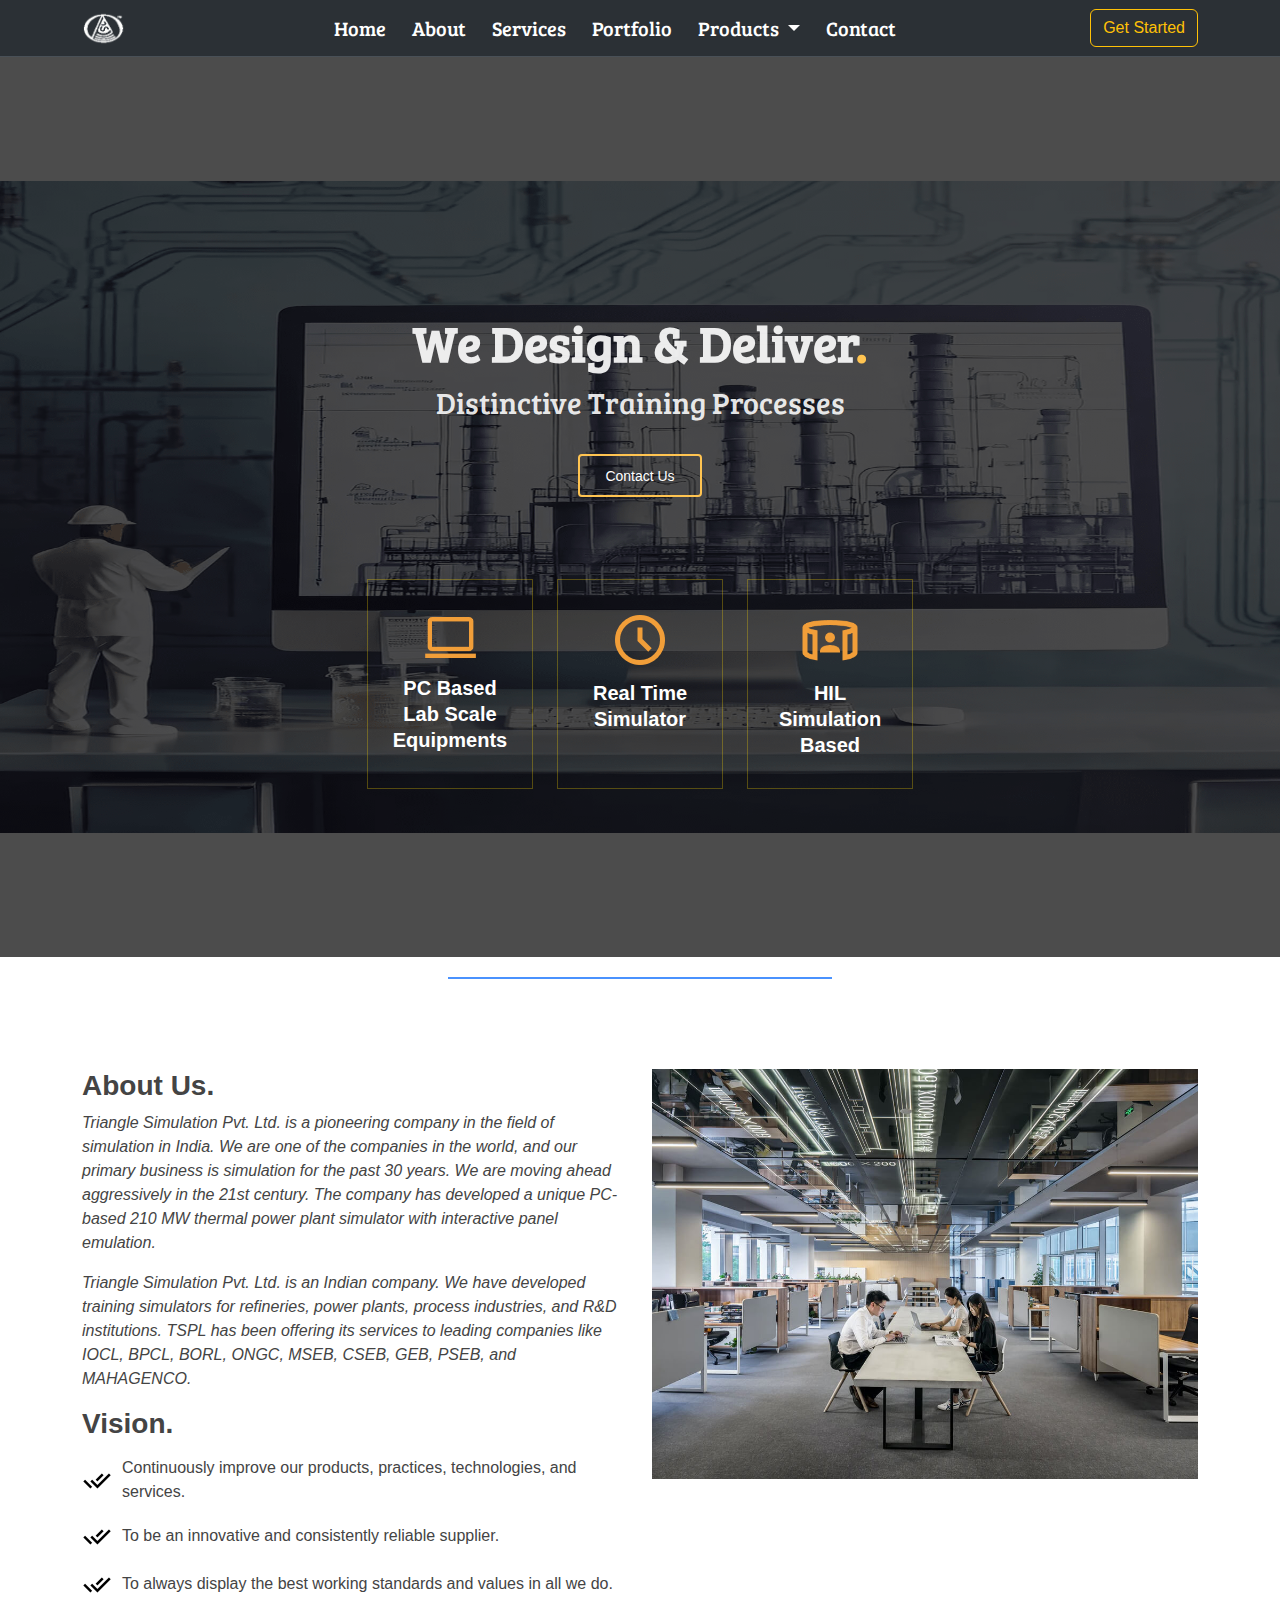
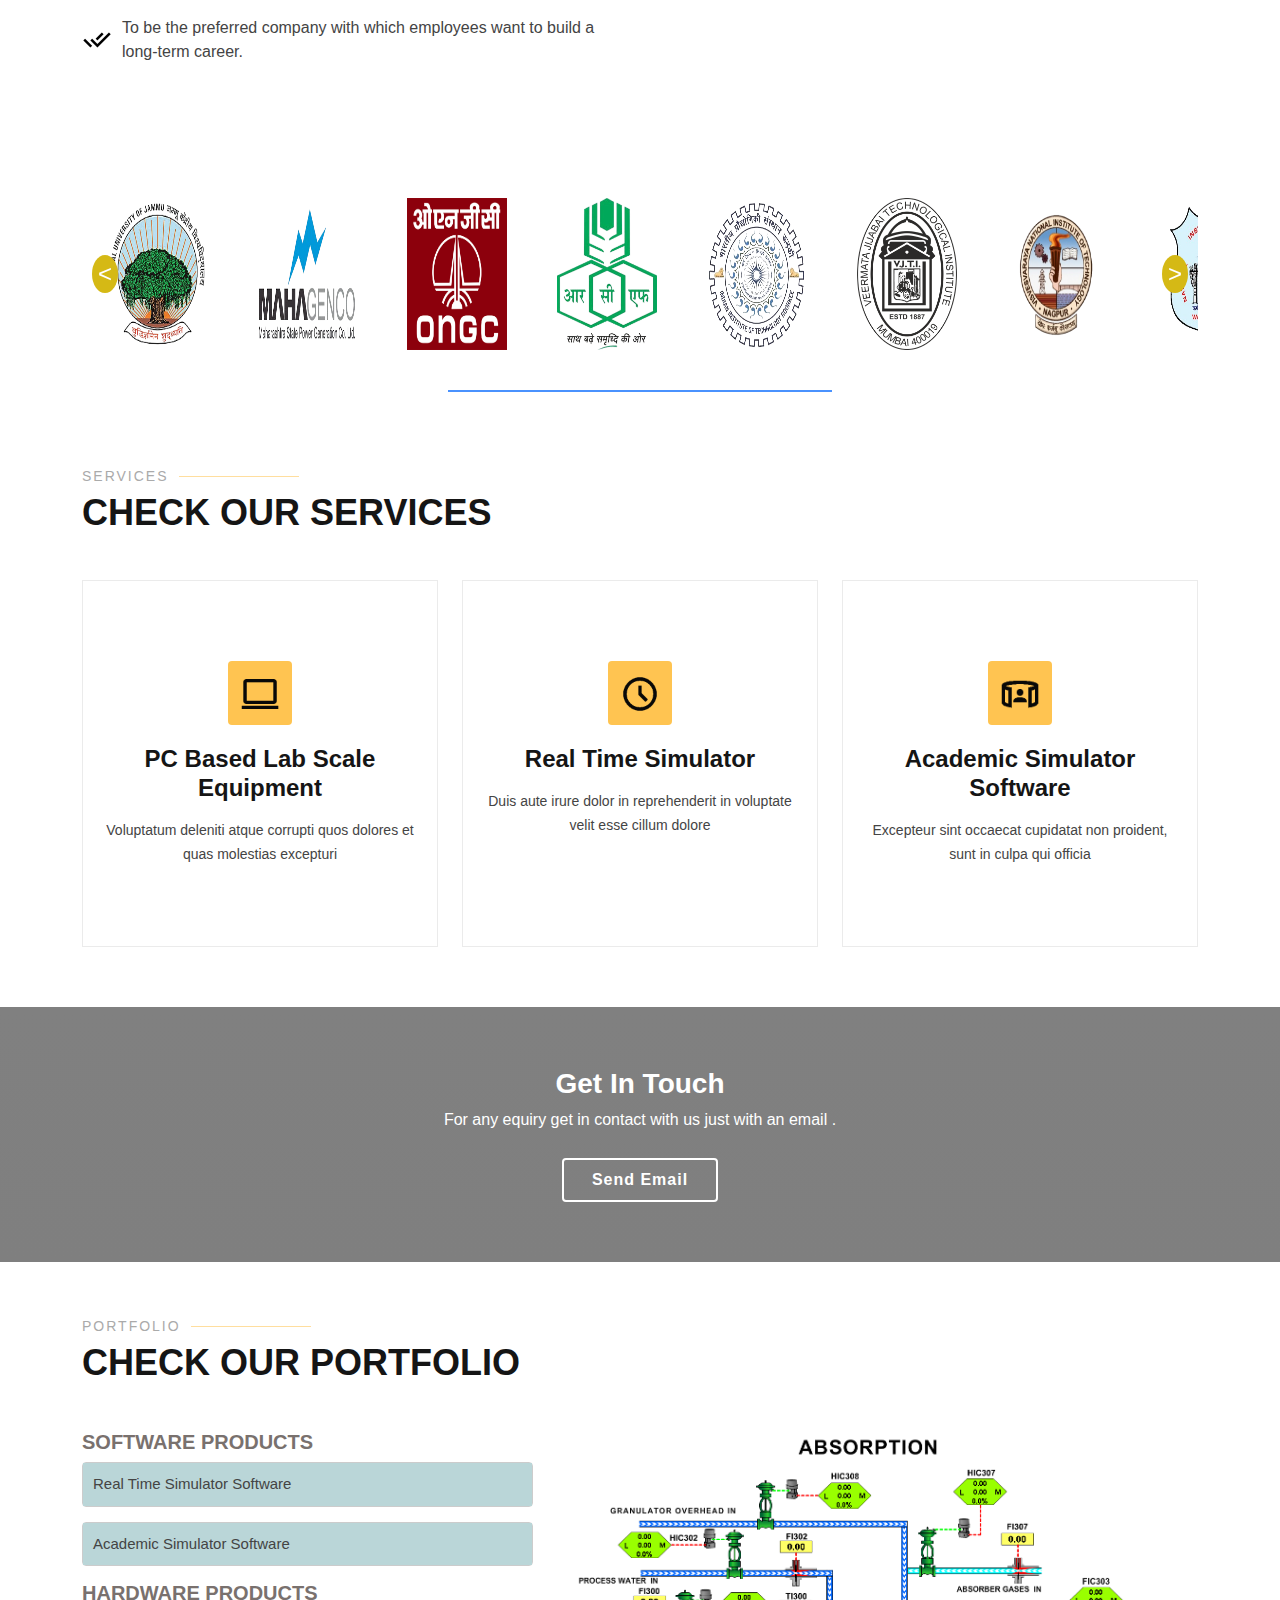
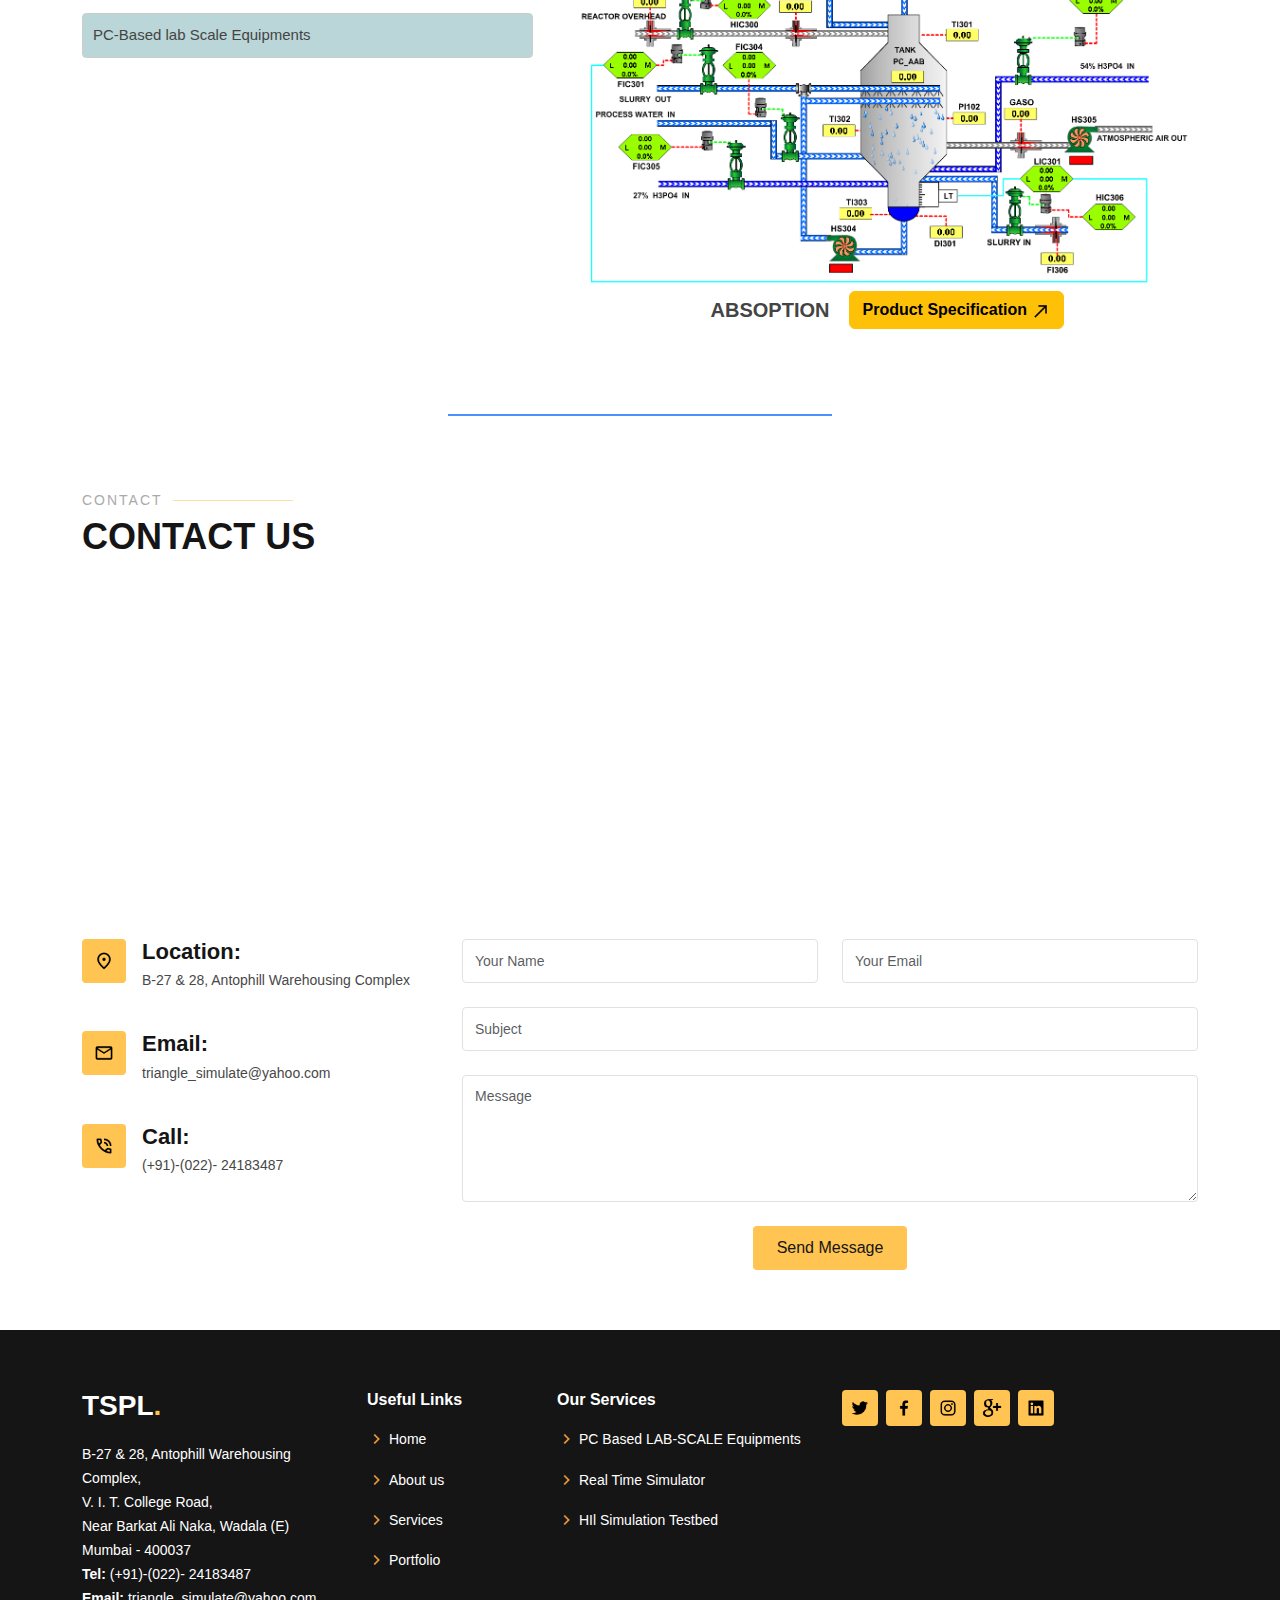
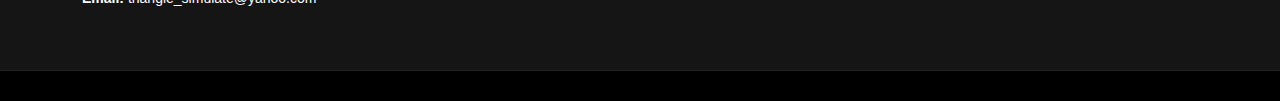
<file: index.html>
<!DOCTYPE html>
<html lang="en">

<head>
    <meta charset="utf-8">
    <meta content="width=device-width, initial-scale=1.0" name="viewport">

    <!-- bootstrap CDN -->
    <link href="https://cdn.jsdelivr.net/npm/bootstrap@5.3.3/dist/css/bootstrap.min.css" rel="stylesheet"
        integrity="sha384-QWTKZyjpPEjISv5WaRU9OFeRpok6YctnYmDr5pNlyT2bRjXh0JMhjY6hW+ALEwIH" crossorigin="anonymous">

    <!-- bootstrap CDN -->
    <title>Traingle Simulation Pvt Ltd</title>
    <meta
        content="Triangle Simulation Pvt. Ltd. is a pioneering Indian company with over 30 years of experience in developing cutting-edge simulation systems, including real-time simulators, Hardware-in-the-Loop (HIL) simulation testbeds, and PC-based 210 MW thermal power plant simulators. Established in 1979, we serve industries like refineries, power plants, and R&D institutions, working with leading companies like IOCL, BPCL, and ONGC. Our commitment to innovation, reliability, and quality drives us to continuously improve our products and services while maintaining the highest standards."
        name="description">
    <meta name="keywords"
        content="Simulation systems, Real-time simulators, Hardware-in-the-Loop, HIL simulation, Power plant simulators, Training simulators, Process industry simulators, Thermal power plant simulation, PC-based simulators, Industrial simulation systems, Simulation testbeds, Refineries training simulators, Engineering simulators, Chemical industry simulators, Triangle Simulation Pvt. Ltd., Indian simulation technology, R&D simulation solutions , computer bsaed training , cbt , level control , flow control , absorber , three element boiler , stirred tank refractor , heat exchanger , filteration, temprature and pressure control system , absorption, level and flow control system , level control trainer">

    <link rel="icon" href="/assets/other/tspl.png">
    <link href="style.css" rel="stylesheet">


</head>

<body>

    <!-- navbar starts-->

    <nav class="navbar  navbar-expand-lg bg-body-tertiary  bg-dark border-bottom border-body" data-bs-theme="dark">
        <div class="container">
            <a class="navbar-brand " href="#"><img src="assets/other/tspl.png" alt="" style="height: 35px;"></a>
            <button class="navbar-toggler" type="button" data-bs-toggle="collapse"
                data-bs-target="#navbarSupportedContent" aria-controls="navbarSupportedContent" aria-expanded="false"
                aria-label="Toggle navigation">
                <span class="navbar-toggler-icon"></span>
            </button>
            <div class="collapse navbar-collapse" id="navbarSupportedContent">
                <ul class="navbar-nav mx-auto mb-2 mb-lg-0">
                    <li class="nav-item ">
                        <a class="nav-link " aria-current="page" href="index.html#hero">Home</a>
                    </li>
                    <li class="nav-item ">
                        <a class="nav-link " href="#about">About</a>
                    </li>
                    <li class="nav-item ">
                        <a class="nav-link " href="#services">Services</a>
                    </li>
                    <li class="nav-item ">
                        <a class="nav-link " href="#portfolio">Portfolio</a>
                    </li>
                    <li class="nav-item dropdown">
                        <a class="nav-link dropdown-toggle" href="#" role="button" data-bs-toggle="dropdown"
                            aria-expanded="false">
                            Products
                        </a>
                        <ul class="dropdown-menu">
                            <li><a class="dropdown-item" href="software-product.html">Software Product</a></li>
                            <li><a class="dropdown-item" href="">Hardware Product</a></li>
                        </ul>
                    </li>
                    <li class="nav-item ">
                        <a class="nav-link" href="#contact">Contact</a>
                    </li>

                </ul>
                <form class="d-flex" role="search">
                    <button class="btn btn-outline-warning" type="submit">Get Started</button>
                </form>
            </div>
        </div>
    </nav>

    <!-- navbar ends -->


    <!-- hero section start -->

    <section id="hero" class="d-flex align-items-center justify-content-center">
        <div class="container">
            <div class="row justify-content-center">
                <div class="col-xl-6 col-lg-8">
                    <h1>We Design & Deliver<span>.</span></h1>
                    <h2>Distinctive Training Processes</h2>
                    <br>

                    <a href="#contact" class="hero-contact-btn">Contact Us</a>
                </div>
            </div>

            <div class="row gy-4 mt-5 justify-content-center">
                <div class="col-xl-2 col-md-4">
                    <div class="icon-box">
                        <div class="icon"><i><img src="assets/other/pc-based.png" alt="" style="width: 55px;"></i></div>
                        <h3><a href="">PC Based Lab Scale Equipments</a></h3>
                    </div>
                </div>
                <div class="col-xl-2 col-md-4">
                    <div class="icon-box">
                        <div class="icon"><i><img src="assets/other/real-time.png" alt="" style="width: 60px;"></i>
                        </div>
                        <h3><a href="">Real Time Simulator</a></h3>
                    </div>
                </div>
                <div class="col-xl-2 col-md-4">
                    <div class="icon-box">
                        <div class="icon"><i><img src="assets/other/hil.png" alt="" style="width: 60px;"></i></div>
                        <h3><a href="">HIL Simulation Based</a></h3>
                    </div>
                </div>

            </div>
        </div>
    </section>

    <!-- hero section end -->

    <hr class="border border-primary border-1 opacity-75">

    <!-- profile section start -->

    <section id="about" class="about">
        <div class="container">
            <div class="row">
                <div class="col-lg-6 order-1 order-lg-2" data-aos="fade-left">
                    <img src="assets/other/about.jpg" class="img-fluid" alt="">
                </div>
                <div class="col-lg-6 pt-4 pt-lg-0 order-2 order-lg-1 content">
                    <h3>About Us.</h3>
                    <p class="fst-italic">
                        Triangle Simulation Pvt. Ltd. is a pioneering company in the field of simulation in India.
                        We are one of the companies in the world, and our primary business is simulation for the
                        past 30 years. We are moving ahead aggressively in the 21st century. The company has
                        developed a unique PC-based 210 MW thermal power plant simulator with interactive panel
                        emulation.
                    </p>
                    <p class="fst-italic">Triangle Simulation Pvt. Ltd. is an Indian company. We have developed
                        training simulators for refineries, power plants, process industries, and R&D institutions.
                        TSPL has been offering its services to leading companies like IOCL, BPCL, BORL, ONGC, MSEB,
                        CSEB, GEB, PSEB, and MAHAGENCO.</p>

                    <h3>Vision.</h3>
                    <ul>
                        <li><i><img src="assets/other/done.png" style="height: 30px;" alt="" srcset=""></i>
                            Continuously improve our products, practices,
                            technologies, and services.</li>
                        <li><i><img src="assets/other/done.png" style="height: 30px;" alt="" srcset=""></i> To be an
                            innovative and consistently reliable
                            supplier.</li>
                        <li><i><img src="assets/other/done.png" style="height: 30px;" alt="" srcset=""></i> To
                            always display the best working standards and
                            values in all we do.</li>
                        <li><i><img src="assets/other/done.png" style="height: 30px;" alt="" srcset=""></i> To be
                            the preferred company with which employees
                            want to build a long-term career.</li>
                    </ul>
                </div>
            </div>
        </div>
    </section>

    <!-- profile section end -->


    <!-- client section  start-->

    <section id="clients" class="clients">
        <div class="container">
            <div class="client-slider">
                <button class="prev" id="prevBtn">&lt;</button>
                <div class="client-images" id="clientImages">
                    <img src="assets/clients/logocuj.png" class="img-fluid" alt="">
                    <img src="assets/clients/mahagenco.png" class="img-fluid" alt="">
                    <img src="assets/clients/ONGC.png" class="img-fluid" alt="">
                    <img src="assets/clients/rcf.png" class="img-fluid" alt="">
                    <img src="assets/clients/rokree.png" class="img-fluid" alt="">
                    <img src="assets/clients/vjti-college-logo.png" class="img-fluid" alt="">
                    <img src="assets/clients/VNIT_logo.png" class="img-fluid" alt="">
                    <img src="assets/clients/warrangal [1].png" class="img-fluid" alt="">
                    <img src="assets/clients/logocuj.png" class="img-fluid" alt="">
                    <img src="assets/clients/mahagenco.png" class="img-fluid" alt="">
                    <img src="assets/clients/ONGC.png" class="img-fluid" alt="">
                    <img src="assets/clients/rcf.png" class="img-fluid" alt="">
                </div>
                <button class="next" id="nextBtn">&gt;</button>
            </div>
        </div>
    </section>

    <!-- client section  end-->

    <hr class="border border-primary border-1 opacity-75">

    <!-- srvices section start-->

    <section id="services" class="services">
        <div class="container" data-aos="fade-up">

            <div class="section-title">
                <h2>Services</h2>
                <p>Check our Services</p>
            </div>

            <div class="row">
                <div class="col-lg-4 col-md-6 d-flex align-items-stretch" data-aos="zoom-in" data-aos-delay="100">
                    <div class="icon-box">
                        <div class="icon"><i><img src="assets/other/pc-based1.png" alt="" style="width: 40px;"></i>
                        </div>
                        <h4><a href="">PC Based Lab Scale Equipment</a></h4>
                        <p>Voluptatum deleniti atque corrupti quos dolores et quas molestias excepturi</p>
                    </div>
                </div>

                <div class="col-lg-4 col-md-6 d-flex align-items-stretch mt-4 mt-md-0" data-aos="zoom-in"
                    data-aos-delay="200">
                    <div class="icon-box">
                        <div class="icon"><i><img src="assets/other/real-time1.png" alt="" style="width: 40px;"></i>
                        </div>
                        <h4><a href="software-product.html">Real Time Simulator</a></h4>
                        <p>Duis aute irure dolor in reprehenderit in voluptate velit esse cillum dolore</p>
                    </div>
                </div>

                <div class="col-lg-4 col-md-6 d-flex align-items-stretch mt-4 mt-lg-0" data-aos="zoom-in"
                    data-aos-delay="300">
                    <div class="icon-box">
                        <div class="icon"><i><img src="assets/other/hil1.png" alt="" style="width: 40px;"></i>
                        </div>
                        <h4><a href="software-product.html">Academic Simulator Software</a></h4>
                        <p>Excepteur sint occaecat cupidatat non proident, sunt in culpa qui officia</p>
                    </div>
                </div>
            </div>
        </div>
    </section>

    <!-- srvices section end-->


    <!-- cta start -->

    <section id="cta" class="cta">
        <div class="container" data-aos="zoom-in">
            <div class="text-center">
                <h3>Get In Touch</h3>
                <p>For any equiry get in contact with us just with an email .</p>
                <a class="cta-btn" href="#">Send Email</a>
            </div>
        </div>
    </section>

    <!-- cta start -->

    <!-- port folio -->
    <section id="portfolio" class="portfolio">
        <div class="container" data-aos="fade-up">
            <div class="section-title">
                <h2>Portfolio</h2>
                <p>Check our Portfolio</p>
            </div>

            <div class="row">
                <div class="col-md-5">
                    <div class="list-div">
                        <h5>Software Products</h5>
                        <div class="custom-dropdown">
                            <div class="dropdown-header">
                                Real Time Simulator Software
                            </div>
                            <div class="dropdown-content">
                                <a href="#" data-image="assets/portfolio/absorption.png" data-title="21 MW
                                Power Plant ABL & BHEL Boiler">21 MW
                                    Power Plant ABL & BHEL Boiler</a>
                                <a href="#" data-image="assets/portfolio/absorption.png" data-title="500 MW
                                Power Plant">500 MW
                                    Power Plant</a>
                                <a href="#" data-image="assets/portfolio/absorption.png" data-title="Ammonia
                                Synthesis">Ammonia
                                    Synthesis</a>
                                <a href="#" data-image="assets/portfolio/absorption.png"
                                    data-title="Purification">Purification</a>
                                <a href="#" data-image="assets/portfolio/absorption.png" data-title="Urea
                                Synthesis">Urea
                                    Synthesis</a>
                                <a href="#" data-image="assets/portfolio/absorption.png" data-title="LEF. LPG
                                & NG">LEF. LPG
                                    & NG</a>
                                <a href="#" data-image="assets/portfolio/absorption.png" data-title="Product 3">Gas Oil
                                    Sepration System</a>
                            </div>
                        </div>
                        <div class="custom-dropdown">
                            <div class="dropdown-header">
                                Academic Simulator Software
                            </div>
                            <div class="dropdown-content">
                                <a href="#" data-image="assets/portfolio/absorption.png"
                                    data-title="Absorption">Absorption </a>
                                <a href="#" data-image="assets/portfolio/Binary-Distilation.png"
                                    data-title="Binary Distillation">Binary Distillation</a>
                                <a href="#" data-image="assets/portfolio/catalytic-reactor.png"
                                    data-title="Catalytic Reactor">Catalytic Reactor</a>
                                <a href="#" data-image="assets/portfolio/centrifugal-pump.png"
                                    data-title="Centrifugal Pump"> Centrifugal Pump</a>
                                <a href="#" data-image="assets/portfolio/crystallizer.png"
                                    data-title="Crystallizer">Crystallizer</a>
                                <a href="#" data-image="assets/portfolio/cyclon-seprator.png"
                                    data-title="cyclon Seprator">Cyclon Seprator</a>
                                <a href="#" data-image="assets/portfolio/dryer.png" data-title="Dryer">Dryer</a>
                            </div>
                        </div>
                        <h5>Hardware Products</h5>
                        <div class="custom-dropdown">
                            <div class="dropdown-header">
                                PC-Based lab Scale Equipments
                            </div>
                            <div class="dropdown-content">
                                <a href="#" data-image="assets/portfolio/absorption.png"
                                    data-title="Level Control Trainer">Level Control Trainer</a>
                                <a href="#" data-image="assets/portfolio/absorption.png"
                                    data-title="Flow Control Trainer">Flow Control Trainer</a>
                                <a href="#" data-image="assets/portfolio/absorption.png"
                                    data-title="Cascade Control Trainer">Cascade Control Trainer</a>
                                <a href="#" data-image="assets/portfolio/absorption.png"
                                    data-title="Pressure Control Trainer">Pressure Control Trainer</a>
                                <a href="#" data-image="assets/portfolio/absorption.png"
                                    data-title="Bubble Cap Distillation Column Setup">Bubble Cap Distillation Column
                                    Setup</a>
                                <a href="#" data-image="assets/portfolio/absorption.png"
                                    data-title="Pressure Control Trainer">Distillation Control Trainer</a>
                            </div>
                        </div>
                    </div>
                </div>
                <div class="col-md-7">
                    <div class="img-div">
                        <img id="product-image" src="assets/portfolio/absorption.png" alt="Product Image">
                        <div class="prod-div">
                            <h5 id="product-title">Absoption</h5>
                            <a href="Absorption.html" class="btn btn-warning">Product Specification <img
                                    src="assets/other/north_east.png" alt="" srcset=""
                                    style="height: 20px;width: 20px;"> </a>
                        </div>
                    </div>
                </div>
            </div>
        </div>
    </section>


    <!-- port folio -->

    <hr class="border border-primary border-1 opacity-75">

    <!-- Contact Section start  -->

    <section id="contact" class="contact">
        <div class="container" data-aos="fade-up">

            <div class="section-title">
                <h2>Contact</h2>
                <p>Contact Us</p>
            </div>

            <div>
                <iframe style="border:0; width: 100%; height: 280px;"
                    src="https://www.google.com/maps/embed?pb=!1m18!1m12!1m3!1d3771.98299375941!2d72.86504957426983!3d19.0204710321727!2m3!1f0!2f0!3f0!3m2!1i1024!2i768!4f13.1!3m3!1m2!1s0x3be7cf3c737439b5%3A0xff1fb3ba6d09497c!2sAntop%20Hill%20Warehousing%20Complex%2C%20Antop%20Hill%2C%20Mumbai%2C%20Maharashtra%20400037!5e0!3m2!1sen!2sin!4v1729338196581!5m2!1sen!2sin"
                    frameborder="0" allowfullscreen></iframe>
            </div>

            <div class="row mt-5">

                <div class="col-lg-4">
                    <div class="info">
                        <div class="address">
                            <i class="bi bi-geo-alt"> <img src="assets/other/location_on.png" alt="" srcset=""
                                    style="height: 20px;width: 20px;"></i>
                            <h4>Location:</h4>
                            <p>B-27 & 28, Antophill Warehousing Complex</p>
                        </div>

                        <div class="email">
                            <i class="bi bi-envelope"><img src="assets/other/mail.png" alt="" srcset=""
                                    style="height: 20px;width: 20px;"></i>
                            <h4>Email:</h4>
                            <p>triangle_simulate@yahoo.com</p>
                        </div>

                        <div class="phone">
                            <i class="bi bi-phone"><img src="assets/other/phone.png" alt="" srcset=""
                                    style="height: 20px;width: 20px;"></i>
                            <h4>Call:</h4>
                            <p>(+91)-(022)- 24183487 </p>
                        </div>

                    </div>

                </div>

                <div class="col-lg-8 mt-5 mt-lg-0">
                    <form action="" method="post" role="form" class="php-email-form">
                        <div class="row">
                            <div class="col-md-6 form-group">
                                <input type="text" name="name" class="form-control" id="name" placeholder="Your Name"
                                    required>
                            </div>
                            <div class="col-md-6 form-group mt-3 mt-md-0">
                                <input type="email" class="form-control" name="email" id="email"
                                    placeholder="Your Email" required>
                            </div>
                        </div>
                        <div class="form-group mt-3">
                            <input type="text" class="form-control" name="subject" id="subject" placeholder="Subject"
                                required>
                        </div>
                        <div class="form-group mt-3">
                            <textarea class="form-control" name="message" rows="5" placeholder="Message"
                                required></textarea>
                        </div>
                        <div class="my-3">
                            <div class="loading">Loading</div>
                            <div class="error-message"></div>
                            <div class="sent-message">Your message has been sent. Thank you!</div>
                        </div>
                        <div class="text-center"><button type="submit">Send Message</button></div>
                    </form>

                </div>

            </div>

        </div>
    </section>

    <!-- End Contact Section -->

    <a href="#" class="back-to-top d-flex align-items-center justify-content-center"><i><img
                src="assets/other/arrow_upward.png" alt="" srcset="" style="height: 20px;"></i></a>


    <!-- End Footer -->

    <footer id="footer">
        <div class="footer-top">
            <div class="container">
                <div class="row">

                    <div class="col-lg-3 col-md-6">
                        <div class="footer-info">
                            <h3>TSPL<span>.</span></h3>
                            <p>B-27 & 28, Antophill Warehousing Complex, <br>
                                V. I. T. College Road,<br>
                                Near Barkat Ali Naka, Wadala (E)
                                <br> Mumbai - 400037<br>
                                <strong>Tel:</strong> (+91)-(022)- 24183487 <br>
                                <strong>Email: </strong>triangle_simulate@yahoo.com<br>
                            </p>
                        </div>
                    </div>

                    <div class="col-lg-2 col-md-6 footer-links">
                        <h4>Useful Links</h4>
                        <ul>
                            <li><i><img src="assets/other/chevron_right.png" alt="" srcset="" style="height: 20px;"></i>
                                <a href="#hero">Home</a>
                            </li>
                            <li><i><img src="assets/other/chevron_right.png" alt="" srcset=""
                                        style="height: 20px;"></i><a href="#about">About us</a></li>
                            <li><i><img src="assets/other/chevron_right.png" alt="" srcset="" style="height: 20px;"></i>
                                <a href="#service">Services</a>
                            </li>
                            <li><i><img src="assets/other/chevron_right.png" alt="" srcset="" style="height: 20px;"></i>
                                <a href="#portfolio">Portfolio</a>
                            </li>

                        </ul>
                    </div>

                    <div class="col-lg-3 col-md-6 footer-links">
                        <h4>Our Services</h4>
                        <ul>
                            <li><i><img src="assets/other/chevron_right.png" alt="" srcset="" style="height: 20px;"></i>
                                <a href="#">PC Based LAB-SCALE Equipments</a>
                            </li>
                            <li><i><img src="assets/other/chevron_right.png" alt="" srcset=""
                                        style="height: 20px;"></i><a href="software-product.html">Real Time
                                    Simulator</a></li>
                            <li><i><img src="assets/other/chevron_right.png" alt="" srcset="" style="height: 20px;"></i>
                                <a href="#">HIl Simulation Testbed</a>
                            </li>
                        </ul>
                    </div>

                    <div class="col-lg-4 col-md-6 footer-newsletter">
                        <div class="social-links">
                            <a href="#" class="twitter"><i><img src="assets/other/twitter.png" alt="" srcset=""
                                        style="height: 20px;"></i></a>
                            <a href="#" class="facebook"><i><img src="assets/other/facebook.png" alt="" srcset=""
                                        style="height: 20px;"></i></a>
                            <a href="#" class="instagram"><i><img src="assets/other/instagram.png" alt="" srcset=""
                                        style="height: 20px;"></i></a>
                            <a href="#" class="google-plus"><i><img src="assets/other/google.png" alt="" srcset=""
                                        style="height: 20px;"></i></a>
                            <a href="#" class="linkedin"><i><img src="assets/other/linkedin.png" alt="" srcset=""
                                        style="height: 20px;"></i></a>
                        </div>
                    </div>

                </div>
            </div>
        </div>

    </footer>

    <!-- End Footer -->

    <!-- bootstrap CDN-->
    <script src="https://cdn.jsdelivr.net/npm/bootstrap@5.3.3/dist/js/bootstrap.bundle.min.js"
        integrity="sha384-YvpcrYf0tY3lHB60NNkmXc5s9fDVZLESaAA55NDzOxhy9GkcIdslK1eN7N6jIeHz"
        crossorigin="anonymous"></script>

    <script src="script.js"></script>
</body>

</html>
</file>
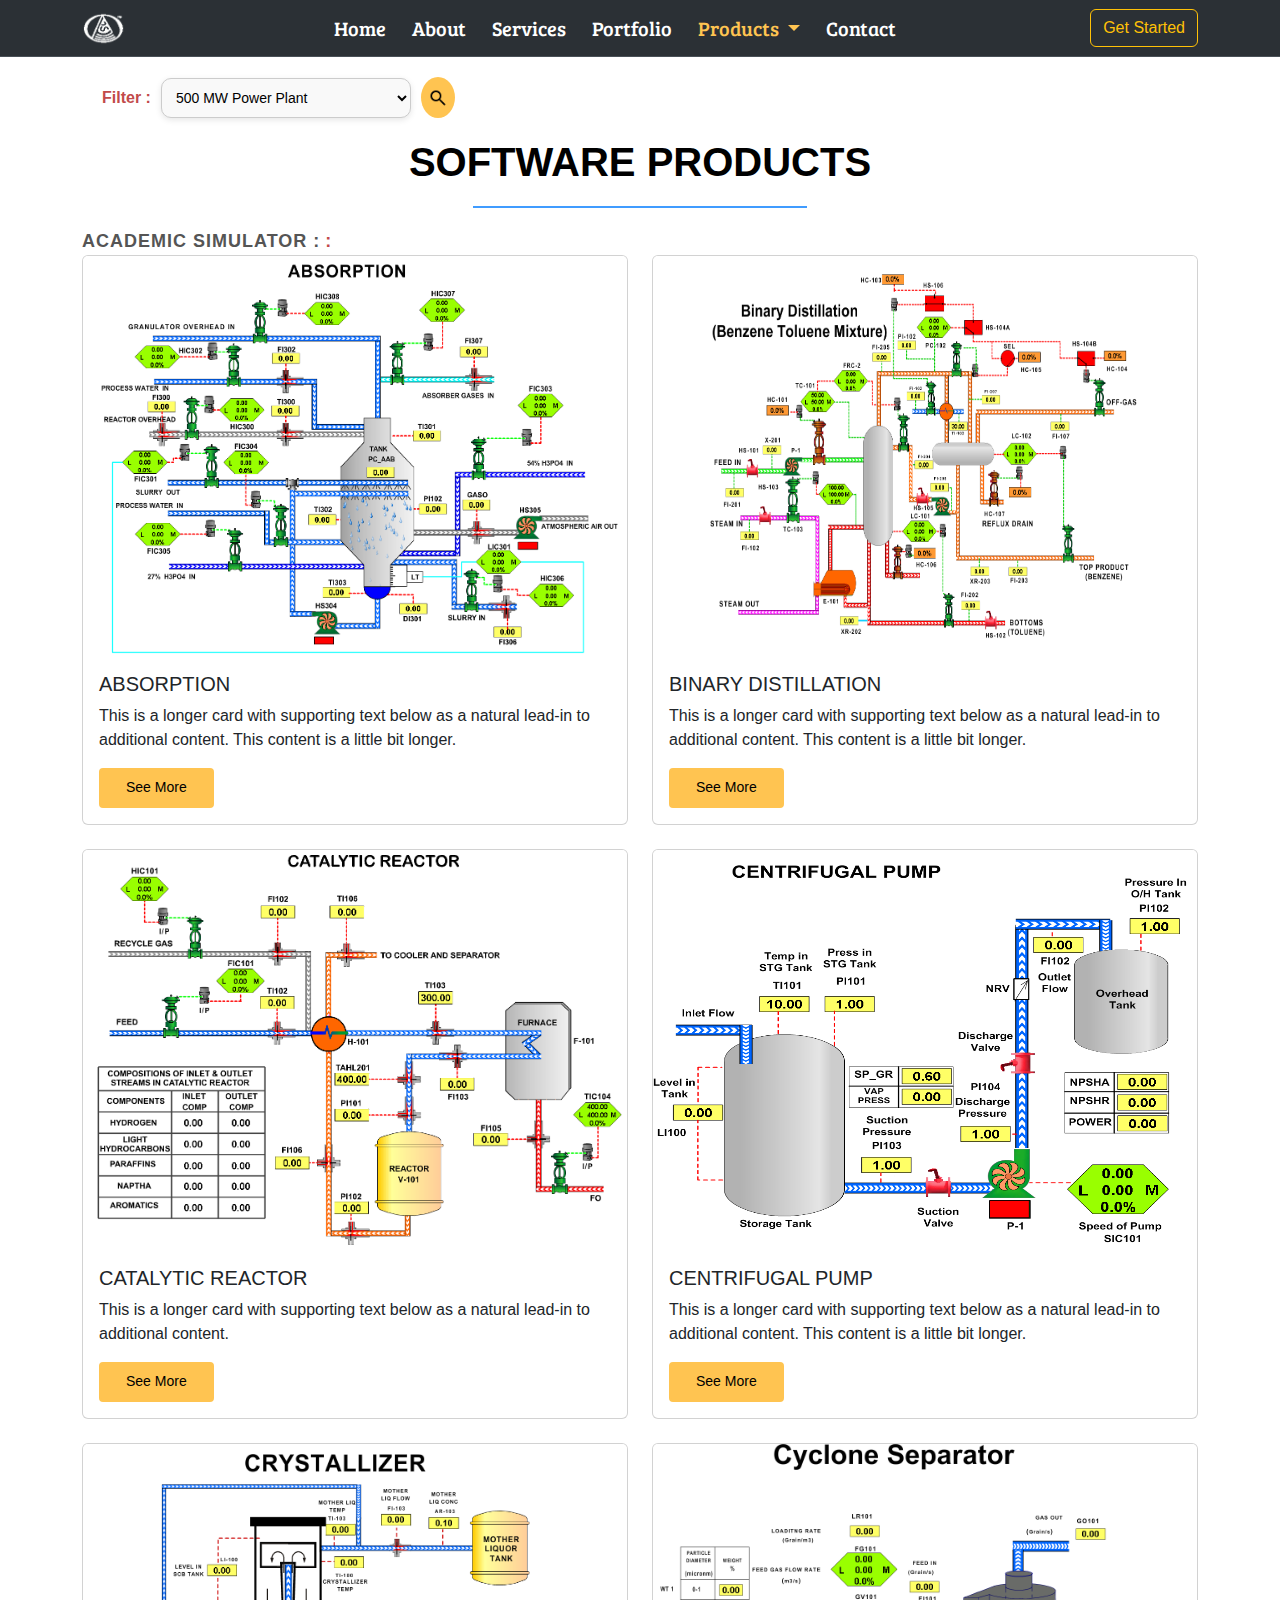
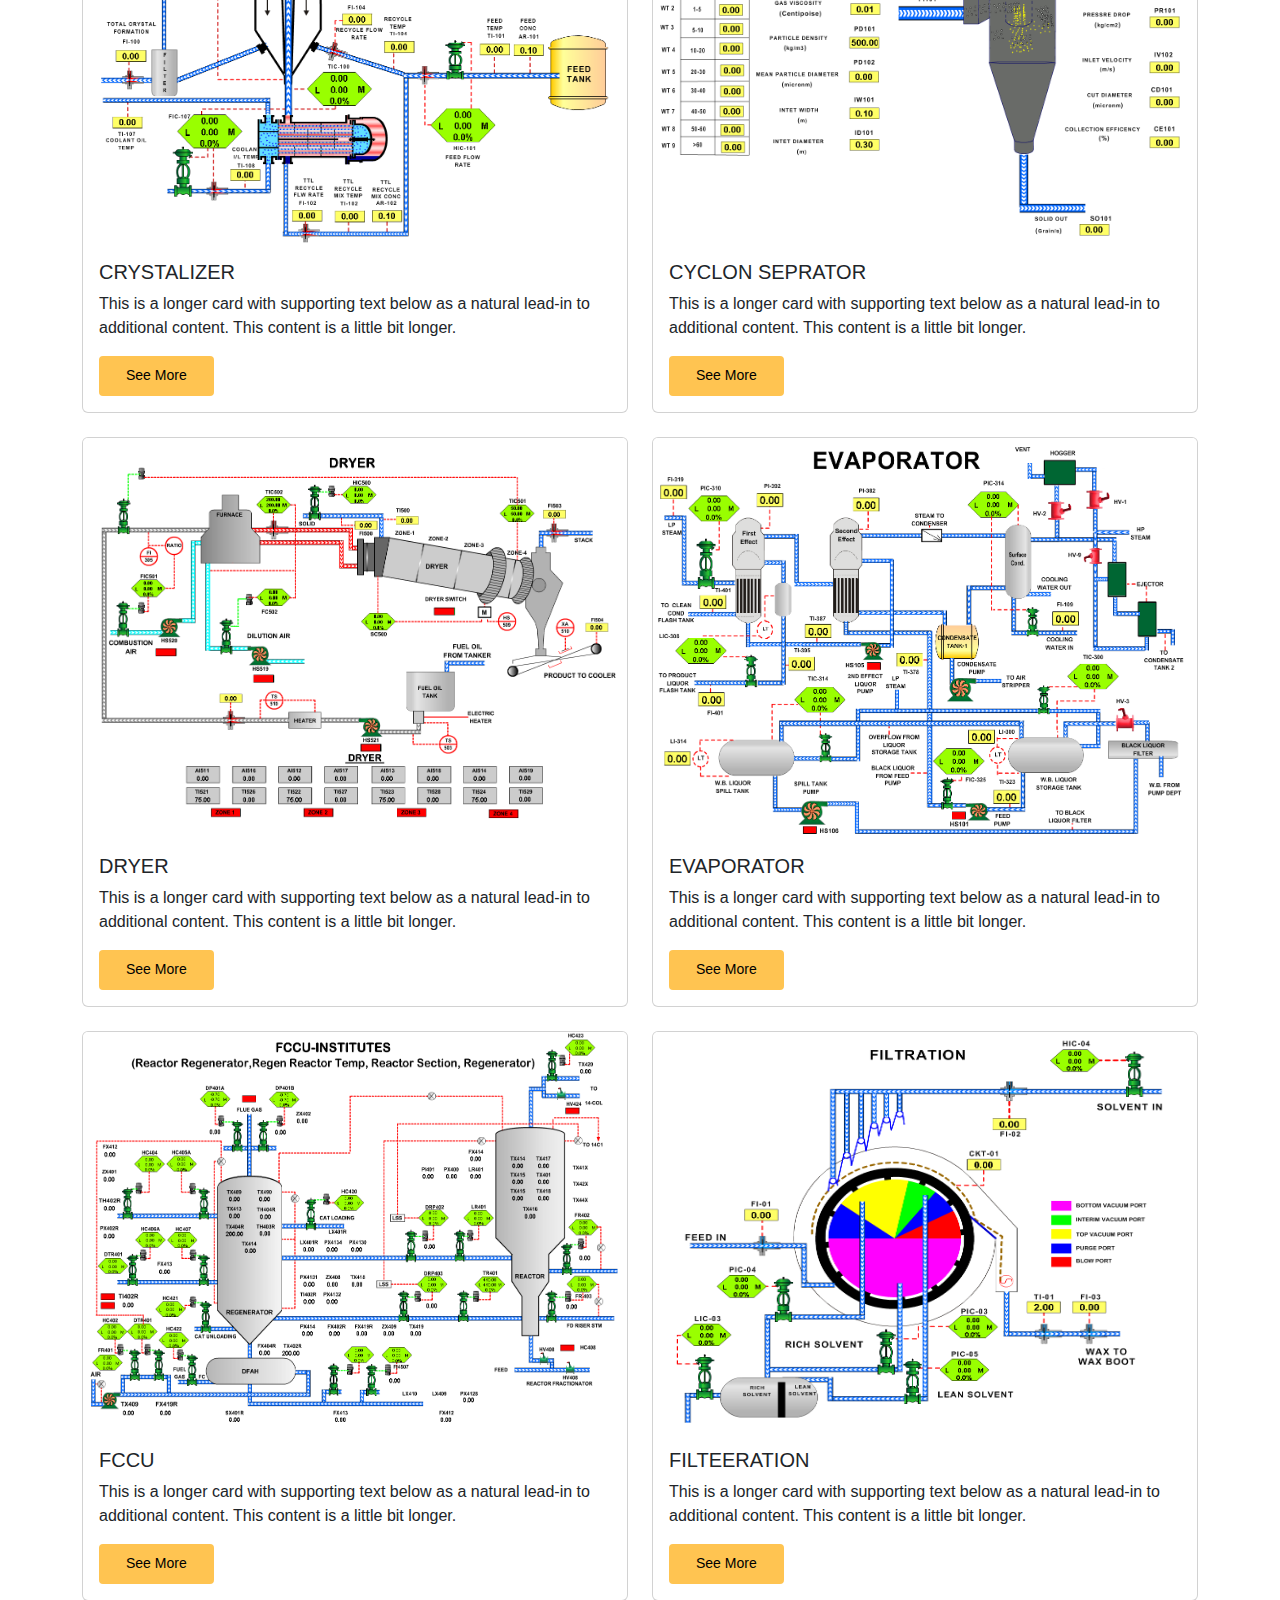
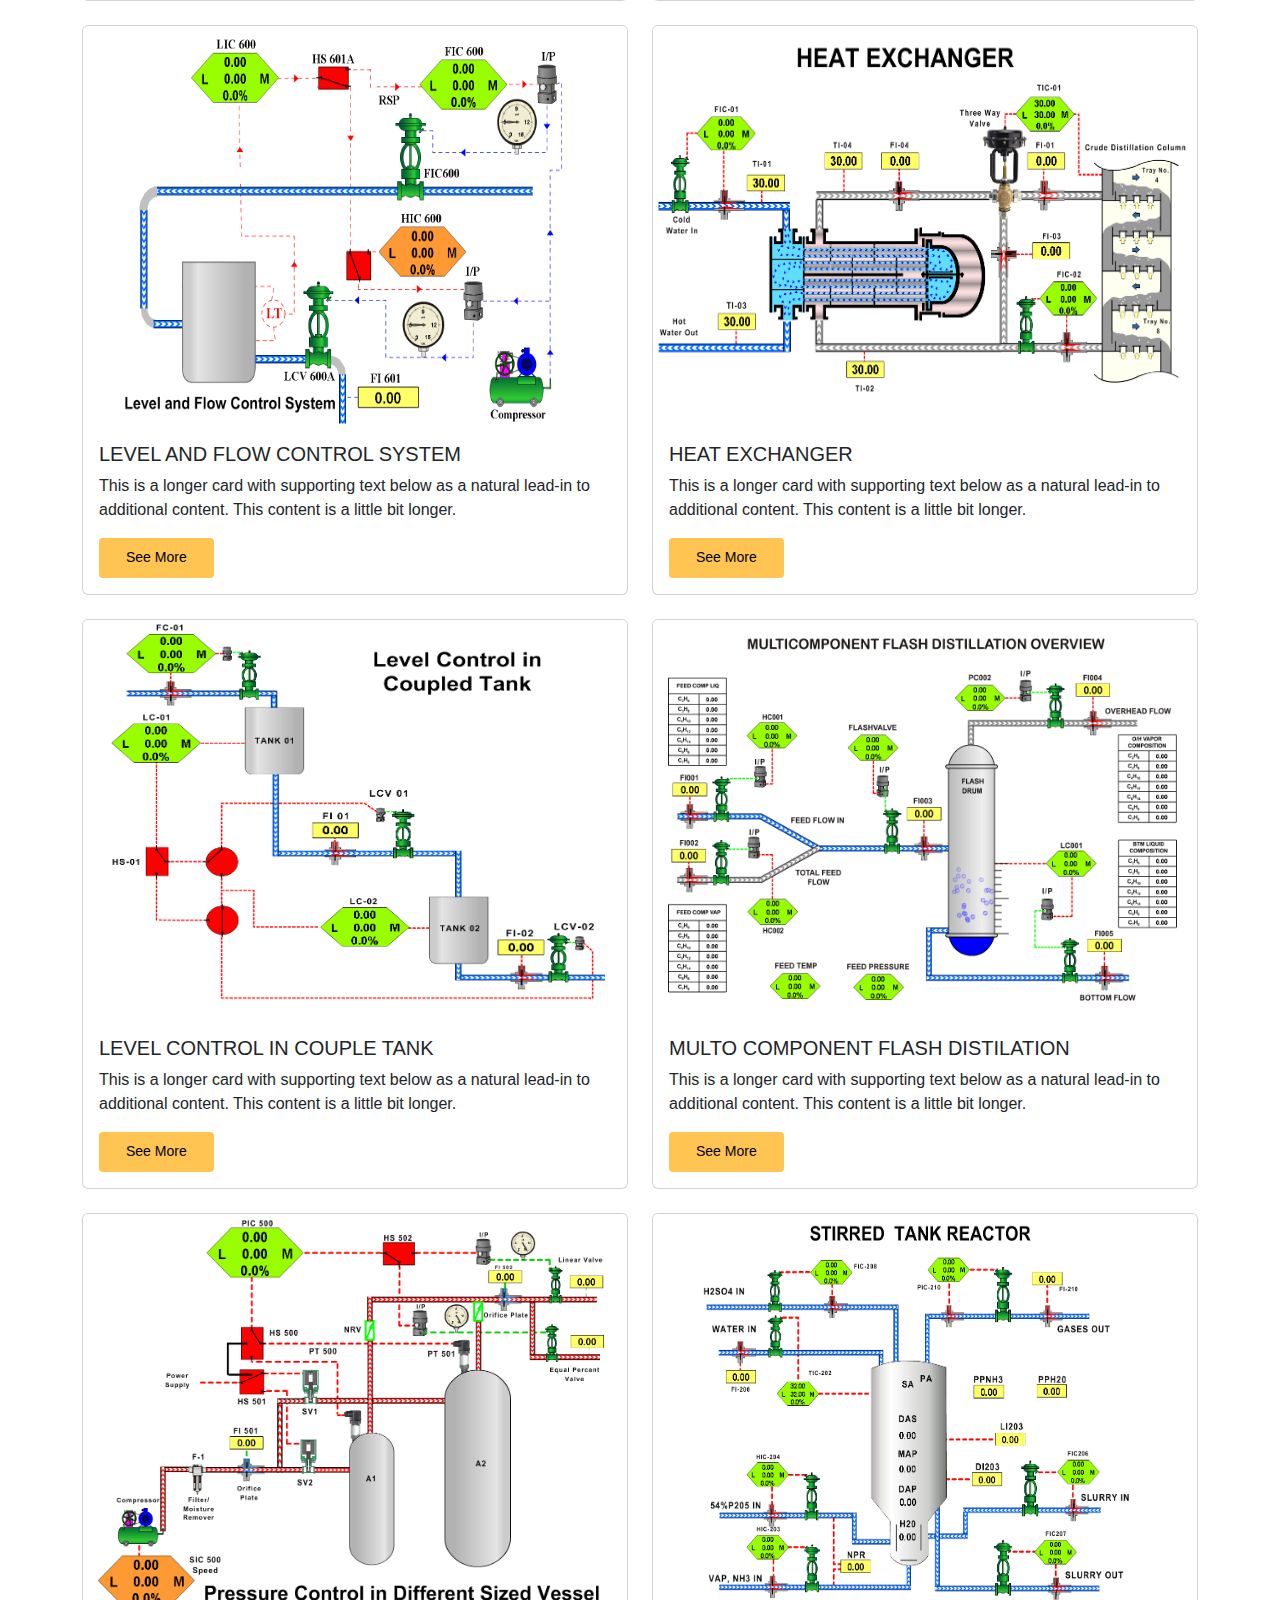
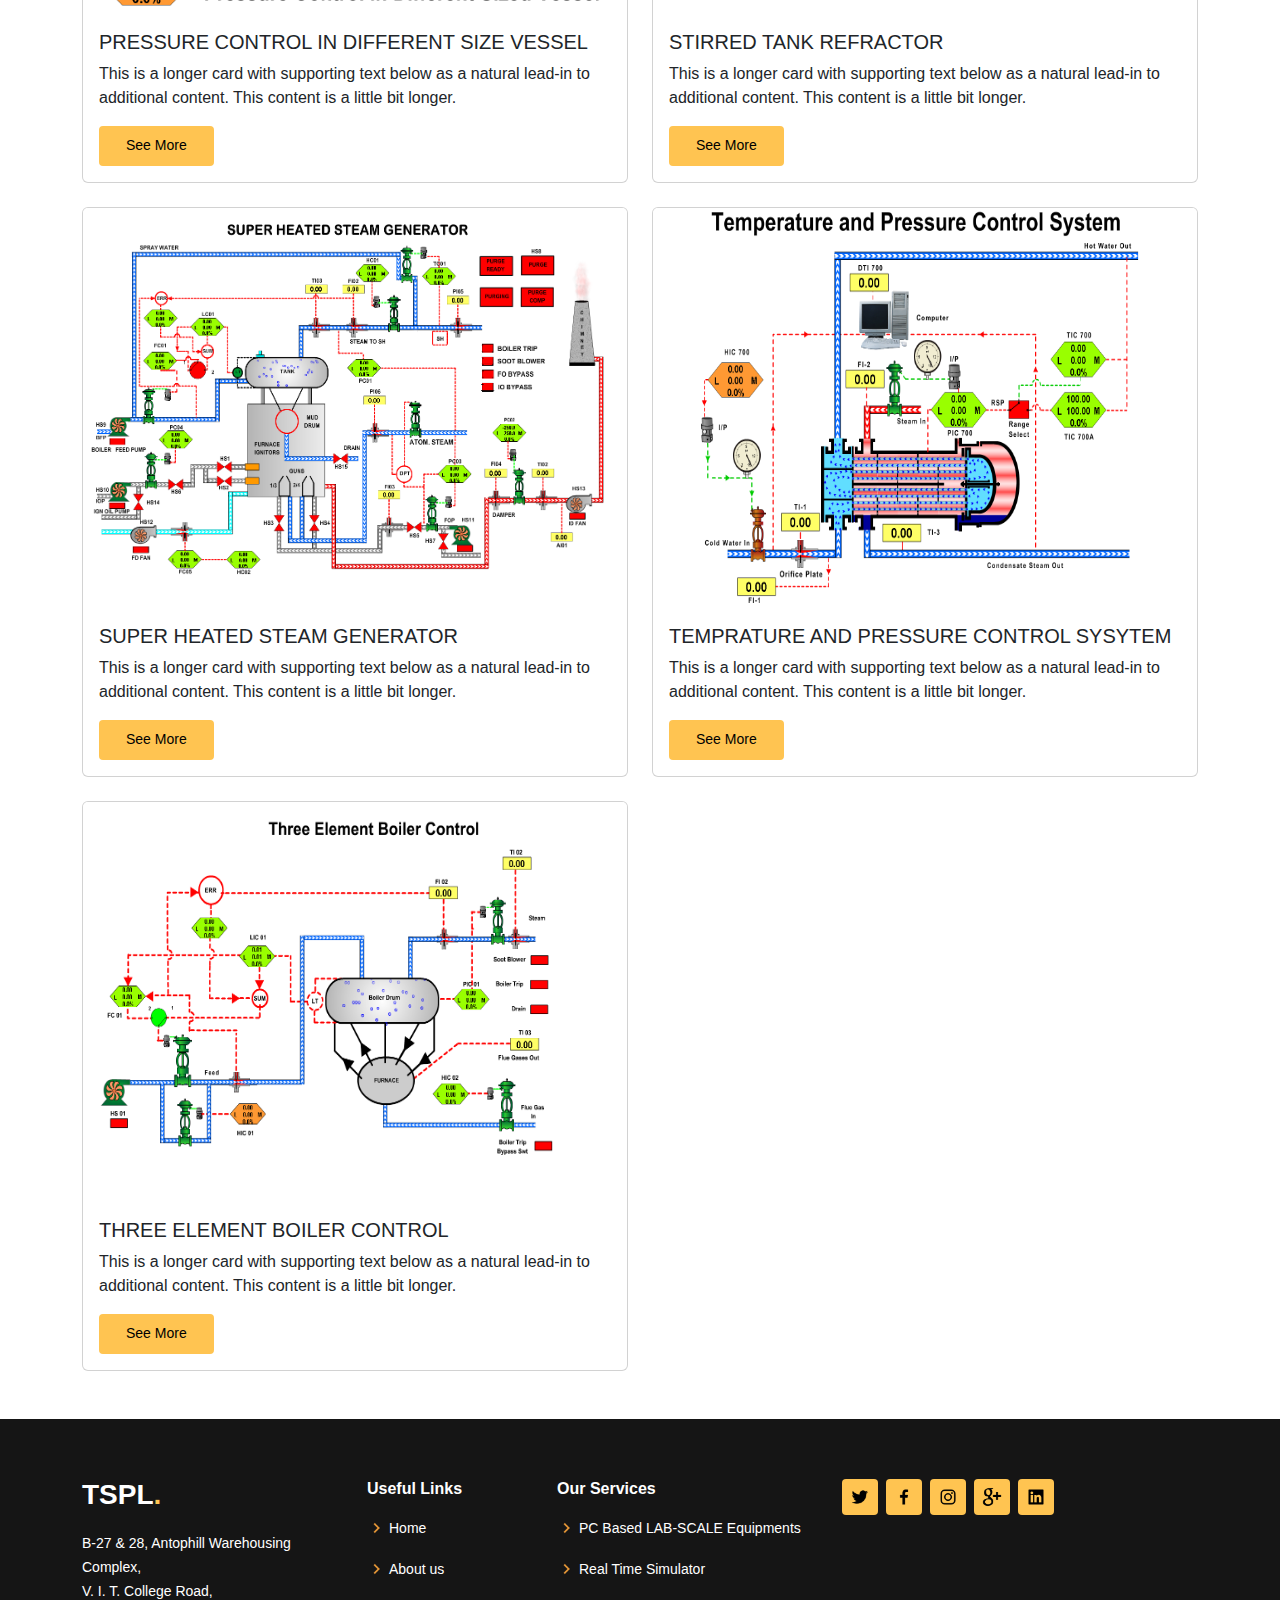
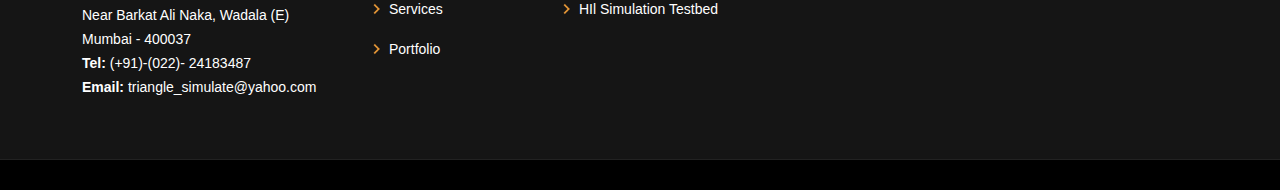
<file: a.html>
<!DOCTYPE html>
<html lang="en">

<head>
    <meta charset="UTF-8">
    <meta name="viewport" content="width=device-width, initial-scale=1.0">
    <title>REAL TIME SIMULATOR</title>

    <!-- bootstrap CDN -->
    <link href="https://cdn.jsdelivr.net/npm/bootstrap@5.3.3/dist/css/bootstrap.min.css" rel="stylesheet"
        integrity="sha384-QWTKZyjpPEjISv5WaRU9OFeRpok6YctnYmDr5pNlyT2bRjXh0JMhjY6hW+ALEwIH" crossorigin="anonymous">

    <meta
        content="Triangle Simulation Pvt. Ltd. is a pioneering Indian company with over 30 years of experience in developing cutting-edge simulation systems, including real-time simulators, Hardware-in-the-Loop (HIL) simulation testbeds, and PC-based 210 MW thermal power plant simulators. Established in 1979, we serve industries like refineries, power plants, and R&D institutions, working with leading companies like IOCL, BPCL, and ONGC. Our commitment to innovation, reliability, and quality drives us to continuously improve our products and services while maintaining the highest standards."
        name="description">
    <meta name="keywords"
        content="Simulation systems, Real-time simulators, Hardware-in-the-Loop, HIL simulation, Power plant simulators, Training simulators, Process industry simulators, Thermal power plant simulation, PC-based simulators, Industrial simulation systems, Simulation testbeds, Refineries training simulators, Engineering simulators, Chemical industry simulators, Triangle Simulation Pvt. Ltd., Indian simulation technology, R&D simulation solutions , computer bsaed training , cbt , level control , flow control , absorber , three element boiler , stirred tank refractor , heat exchanger , filteration, temprature and pressure control system , absorption, level and flow control system , level control trainer">

    <link rel="icon" href="/assets/other/tspl.png">
    <link href="style.css" rel="stylesheet">

</head>

<body>

    <!-- navbar starts-->

    <nav class="navbar  navbar-expand-lg bg-body-tertiary  bg-dark border-bottom border-body" data-bs-theme="dark">
        <div class="container">
            <a class="navbar-brand " href="#"><img src="assets/other/tspl.png" alt="" style="height: 35px;"></a>
            <button class="navbar-toggler" type="button" data-bs-toggle="collapse"
                data-bs-target="#navbarSupportedContent" aria-controls="navbarSupportedContent" aria-expanded="false"
                aria-label="Toggle navigation">
                <span class="navbar-toggler-icon"></span>
            </button>
            <div class="collapse navbar-collapse" id="navbarSupportedContent">
                <ul class="navbar-nav mx-auto mb-2 mb-lg-0">
                    <li class="nav-item ">
                        <a class="nav-link  " aria-current="page" href="index.html#hero">Home</a>
                    </li>
                    <li class="nav-item ">
                        <a class="nav-link " href="index.html#about">About</a>
                    </li>
                    <li class="nav-item ">
                        <a class="nav-link " href="index.html#services">Services</a>
                    </li>
                    <li class="nav-item ">
                        <a class="nav-link " href="index.html#portfolio">Portfolio</a>
                    </li>
                    <li class="nav-item dropdown">
                        <a class="nav-link dropdown-toggle active" href="#" role="button" data-bs-toggle="dropdown"
                            aria-expanded="false">
                            Products
                        </a>
                        <ul class="dropdown-menu">
                            <li><a class="dropdown-item" href="#">PC Based LAB-SCALE Equipments</a></li>
                            <li><a class="dropdown-item" href="Real-Time-Simulator.html">Real Time Simulator</a></li>
                            <li><a class="dropdown-item" href="#">HIl Simulation Testbed</a></li>
                        </ul>
                    </li>
                    <li class="nav-item ">
                        <a class="nav-link" href="index.html#contact">Contact</a>
                    </li>

                </ul>
                <form class="d-flex" role="search">
                    <button class="btn btn-outline-warning" type="submit">Get Started</button>
                </form>
            </div>
        </div>
    </nav>

    <!-- navbar ends -->

    <div class="container mb-5">
        <form class="product-form">
            <label for="product">Filter :</label>
            <select name="product" id="product">
                <optgroup label="Real Time Simulator Software">
                    <option value="volvo">500 MW
                        Power Plant</option>
                    <option value="volvo">21 MW
                        Power Plant ABL & BHEL Boiler</option>
                    <option value="saab">Ammonia
                        Synthesis</option>
                    <option value="saab">Purification</option>
                    <option value="saab">Urea
                        Synthesis</option>
                    <option value="saab">LEF. LPG
                        & NG</option>
                    <option value="saab">Gas Oil
                        Sepration System</option>
                    <option value="saab">LEF. LPG
                        & NG</option>
                </optgroup>
                <optgroup label="Academic Simulator Software">
                    <option value="mercedes">Absorption</option>
                    <option value="audi">Binary Distillation</option>
                    <option value="audi">Catalytic Reactor</option>
                    <option value="audi">Centrifugal Pump</option>
                    <option value="audi">Crystallizer</option>
                    <option value="audi">Cyclon Seprator</option>
                    <option value="audi">Crystallizer</option>
                    <option value="audi">Dryer</option>
                </optgroup>
            </select>
            <a href="" class="apply-filter "><img src="assets/other/search.png" alt="" srcset=""
                    style="height: 20px;"></a>
        </form>
        <h1 class="products-heading">Software Products</h1>

        <hr class="custom-hr">
        <span class="pro-cat-span">Academic Simulator :</span>
        <div class="row row-cols-1 row-cols-md-2 g-4">
            <div class="col">
                <div class="card">
                    <img src="assets/portfolio/absorption.png" class="card-img-top product-img" alt="..."
                        style="min-height: 400px;max-height: 400px;">
                    <div class="card-body">
                        <h5 class="card-title">ABSORPTION</h5>
                        <p class="card-text">This is a longer card with supporting text below as a natural lead-in to
                            additional content. This content is a little bit longer.</p>
                        <a href="Absorption.html" class="product-page-btn">See More</a>
                    </div>
                </div>
            </div>

            <div class="col">
                <div class="card">
                    <img src="assets/portfolio/Binary-Distilation.png" class="card-img-top" alt="...">
                    <div class="card-body">
                        <h5 class="card-title">BINARY DISTILLATION </h5>
                        <p class="card-text">This is a longer card with supporting text below as a natural lead-in to
                            additional content. This content is a little bit longer.</p>
                        <a href="#about" class="product-page-btn">See More</a>
                    </div>
                </div>
            </div>

            <div class="col">
                <div class="card">
                    <img src="assets/portfolio/catalytic-reactor.png" class="card-img-top" alt="...">
                    <div class="card-body">
                        <h5 class="card-title">CATALYTIC REACTOR </h5>
                        <p class="card-text">This is a longer card with supporting text below as a natural lead-in to
                            additional content.</p>
                        <a href="#about" class="product-page-btn">See More</a>
                    </div>
                </div>
            </div>

            <div class="col">
                <div class="card">
                    <img src="assets/portfolio/centrifugal-pump.png" class="card-img-top" alt="...">
                    <div class="card-body">
                        <h5 class="card-title">CENTRIFUGAL PUMP </h5>
                        <p class="card-text">This is a longer card with supporting text below as a natural lead-in to
                            additional content. This content is a little bit longer.</p>
                        <a href="#about" class="product-page-btn">See More</a>
                    </div>
                </div>
            </div>

            <div class="col">
                <div class="card">
                    <img src="assets/portfolio/crystallizer.png" class="card-img-top" alt="...">
                    <div class="card-body">
                        <h5 class="card-title">CRYSTALIZER</h5>
                        <p class="card-text">This is a longer card with supporting text below as a natural lead-in to
                            additional content. This content is a little bit longer.</p>
                        <a href="#about" class="product-page-btn">See More</a>
                    </div>
                </div>
            </div>

            <div class="col">
                <div class="card">
                    <img src="assets/portfolio/cyclon-seprator.png" class="card-img-top" alt="...">
                    <div class="card-body">
                        <h5 class="card-title">CYCLON SEPRATOR </h5>
                        <p class="card-text">This is a longer card with supporting text below as a natural lead-in to
                            additional
                            content. This content is a little bit longer.</p>
                        <a href="#about" class="product-page-btn">See More</a>
                    </div>
                </div>
            </div>

            <div class="col">
                <div class="card">
                    <img src="assets/portfolio/dryer.png" class="card-img-top" alt="...">
                    <div class="card-body">
                        <h5 class="card-title">DRYER </h5>
                        <p class="card-text">This is a longer card with supporting text below as a natural lead-in to
                            additional content. This content is a little bit longer.</p>
                        <a href="#about" class="product-page-btn">See More</a>
                    </div>
                </div>
            </div>

            <div class="col">
                <div class="card">
                    <img src="assets/portfolio/evaporator.png" class="card-img-top" alt="...">
                    <div class="card-body">
                        <h5 class="card-title">EVAPORATOR </h5>
                        <p class="card-text">This is a longer card with supporting text below as a natural lead-in to
                            additional content. This content is a little bit longer.</p>
                        <a href="#about" class="product-page-btn">See More</a>
                    </div>
                </div>
            </div>

            <div class="col">
                <div class="card">
                    <img src="assets/portfolio/fccu.png" class="card-img-top" alt="...">
                    <div class="card-body">
                        <h5 class="card-title">FCCU </h5>
                        <p class="card-text">This is a longer card with supporting text below as a natural lead-in to
                            additional content. This content is a little bit longer.</p>
                        <a href="#about" class="product-page-btn">See More</a>
                    </div>
                </div>
            </div>

            <div class="col">
                <div class="card">
                    <img src="assets/portfolio/filteration.png" class="card-img-top" alt="...">
                    <div class="card-body">
                        <h5 class="card-title">FILTEERATION </h5>
                        <p class="card-text">This is a longer card with supporting text below as a natural lead-in to
                            additional content. This content is a little bit longer.</p>
                        <a href="#about" class="product-page-btn">See More</a>
                    </div>
                </div>
            </div>
            <div class="col">
                <div class="card">
                    <img src="assets/portfolio/level-and-flow-control-system.png" class="card-img-top" alt="...">
                    <div class="card-body">
                        <h5 class="card-title">LEVEL AND FLOW CONTROL SYSTEM</h5>
                        <p class="card-text">This is a longer card with supporting text below as a natural lead-in to
                            additional content. This content is a little bit longer.</p>
                        <a href="#about" class="product-page-btn">See More</a>
                    </div>
                </div>
            </div>

            <div class="col">
                <div class="card">
                    <img src="assets/portfolio/heat-exchanger.png" class="card-img-top" alt="...">
                    <div class="card-body">
                        <h5 class="card-title">HEAT EXCHANGER</h5>
                        <p class="card-text">This is a longer card with supporting text below as a natural lead-in to
                            additional content. This content is a little bit longer.</p>
                        <a href="#about" class="product-page-btn">See More</a>
                    </div>
                </div>
            </div>

            <div class="col">
                <div class="card">
                    <img src="assets/portfolio/level-control-in-couple-tank.png" class="card-img-top" alt="...">
                    <div class="card-body">
                        <h5 class="card-title">LEVEL CONTROL IN COUPLE TANK</h5>
                        <p class="card-text">This is a longer card with supporting text below as a natural lead-in to
                            additional content. This content is a little bit longer.</p>
                        <a href="#about" class="product-page-btn">See More</a>
                    </div>
                </div>
            </div>

            <div class="col">
                <div class="card">
                    <img src="assets/portfolio/muti-como-flash-dist.png" class="card-img-top" alt="...">
                    <div class="card-body">
                        <h5 class="card-title">MULTO COMPONENT FLASH DISTILATION</h5>
                        <p class="card-text">This is a longer card with supporting text below as a natural lead-in to
                            additional content. This content is a little bit longer.</p>
                        <a href="#about" class="product-page-btn">See More</a>
                    </div>
                </div>
            </div>

            <div class="col">
                <div class="card">
                    <img src="assets/portfolio/pressure-control-in-diffeent-sized-vessel.png" class="card-img-top"
                        alt="...">
                    <div class="card-body">
                        <h5 class="card-title">PRESSURE CONTROL IN DIFFERENT SIZE VESSEL</h5>
                        <p class="card-text">This is a longer card with supporting text below as a natural lead-in to
                            additional content. This content is a little bit longer.</p>
                        <a href="#about" class="product-page-btn">See More</a>
                    </div>
                </div>
            </div>

            <div class="col">
                <div class="card">
                    <img src="assets/portfolio/stear-tank-reactor.png" class="card-img-top" alt="...">
                    <div class="card-body">
                        <h5 class="card-title">STIRRED TANK REFRACTOR</h5>
                        <p class="card-text">This is a longer card with supporting text below as a natural lead-in to
                            additional content. This content is a little bit longer.</p>
                        <a href="#about" class="product-page-btn">See More</a>
                    </div>
                </div>
            </div>

            <div class="col">
                <div class="card">
                    <img src="assets/portfolio/super-heated-steam-genrator.png" class="card-img-top" alt="...">
                    <div class="card-body">
                        <h5 class="card-title">SUPER HEATED STEAM GENERATOR</h5>
                        <p class="card-text">This is a longer card with supporting text below as a natural lead-in to
                            additional content. This content is a little bit longer.</p>
                        <a href="#about" class="product-page-btn">See More</a>
                    </div>
                </div>
            </div>

            <div class="col">
                <div class="card">
                    <img src="assets/portfolio/temprature-pressure-control-system.png" class="card-img-top" alt="...">
                    <div class="card-body">
                        <h5 class="card-title">TEMPRATURE AND PRESSURE CONTROL SYSYTEM</h5>
                        <p class="card-text">This is a longer card with supporting text below as a natural lead-in to
                            additional content. This content is a little bit longer.</p>
                        <a href="#about" class="product-page-btn">See More</a>
                    </div>
                </div>
            </div>

            <div class="col">
                <div class="card">
                    <img src="assets/portfolio/three-element-boiler-control.png" class="card-img-top" alt="...">
                    <div class="card-body">
                        <h5 class="card-title">THREE ELEMENT BOILER CONTROL</h5>
                        <p class="card-text">This is a longer card with supporting text below as a natural lead-in to
                            additional content. This content is a little bit longer.</p>
                        <a href="#about" class="product-page-btn">See More</a>
                    </div>
                </div>
            </div>

        </div>

    </div>

    <!-- back to top -->

    <a href="#" class="back-to-top d-flex align-items-center justify-content-center"><i><img
                src="assets/other/arrow_upward.png" alt="" srcset="" style="height: 20px;"></i></a>

    <!-- back to top -->

    <!-- START Footer -->

    <footer id="footer">
        <div class="footer-top">
            <div class="container">
                <div class="row">

                    <div class="col-lg-3 col-md-6">
                        <div class="footer-info">
                            <h3>TSPL<span>.</span></h3>
                            <p>B-27 & 28, Antophill Warehousing Complex, <br>
                                V. I. T. College Road,<br>
                                Near Barkat Ali Naka, Wadala (E)
                                <br> Mumbai - 400037<br>
                                <strong>Tel:</strong> (+91)-(022)- 24183487 <br>
                                <strong>Email: </strong>triangle_simulate@yahoo.com<br>
                            </p>
                        </div>
                    </div>

                    <div class="col-lg-2 col-md-6 footer-links">
                        <h4>Useful Links</h4>
                        <ul>
                            <li><i><img src="assets/other/chevron_right.png" alt="" srcset="" style="height: 20px;"></i>
                                <a href="index.html#hero">Home</a>
                            </li>
                            <li><i><img src="assets/other/chevron_right.png" alt="" srcset=""
                                        style="height: 20px;"></i><a href="index.html#about">About us</a></li>
                            <li><i><img src="assets/other/chevron_right.png" alt="" srcset="" style="height: 20px;"></i>
                                <a href="index.html#service">Services</a>
                            </li>
                            <li><i><img src="assets/other/chevron_right.png" alt="" srcset="" style="height: 20px;"></i>
                                <a href="index.html#portfolio">Portfolio</a>
                            </li>
                        </ul>
                    </div>

                    <div class="col-lg-3 col-md-6 footer-links">
                        <h4>Our Services</h4>
                        <ul>
                            <li><i><img src="assets/other/chevron_right.png" alt="" srcset="" style="height: 20px;"></i>
                                <a href="#">PC Based LAB-SCALE Equipments</a>
                            </li>
                            <li><i><img src="assets/other/chevron_right.png" alt="" srcset=""
                                        style="height: 20px;"></i><a href="Real-Time-Simulator.html">Real Time
                                    Simulator</a></li>
                            <li><i><img src="assets/other/chevron_right.png" alt="" srcset="" style="height: 20px;"></i>
                                <a href="#">HIl Simulation Testbed</a>
                            </li>
                        </ul>
                    </div>

                    <div class="col-lg-4 col-md-6 footer-newsletter">
                        <div class="social-links">
                            <a href="#" class="twitter"><i><img src="assets/other/twitter.png" alt="" srcset=""
                                        style="height: 20px;"></i></a>
                            <a href="#" class="facebook"><i><img src="assets/other/facebook.png" alt="" srcset=""
                                        style="height: 20px;"></i></a>
                            <a href="#" class="instagram"><i><img src="assets/other/instagram.png" alt="" srcset=""
                                        style="height: 20px;"></i></a>
                            <a href="#" class="google-plus"><i><img src="assets/other/google.png" alt="" srcset=""
                                        style="height: 20px;"></i></a>
                            <a href="#" class="linkedin"><i><img src="assets/other/linkedin.png" alt="" srcset=""
                                        style="height: 20px;"></i></a>
                        </div>
                    </div>

                </div>
            </div>
        </div>

    </footer>

    <!-- End Footer -->


    <!-- bootstrap CDN-->
    <script src="https://cdn.jsdelivr.net/npm/bootstrap@5.3.3/dist/js/bootstrap.bundle.min.js"
        integrity="sha384-YvpcrYf0tY3lHB60NNkmXc5s9fDVZLESaAA55NDzOxhy9GkcIdslK1eN7N6jIeHz"
        crossorigin="anonymous"></script>
    <script src="script1.js"></script>


</body>

</html>
</file>
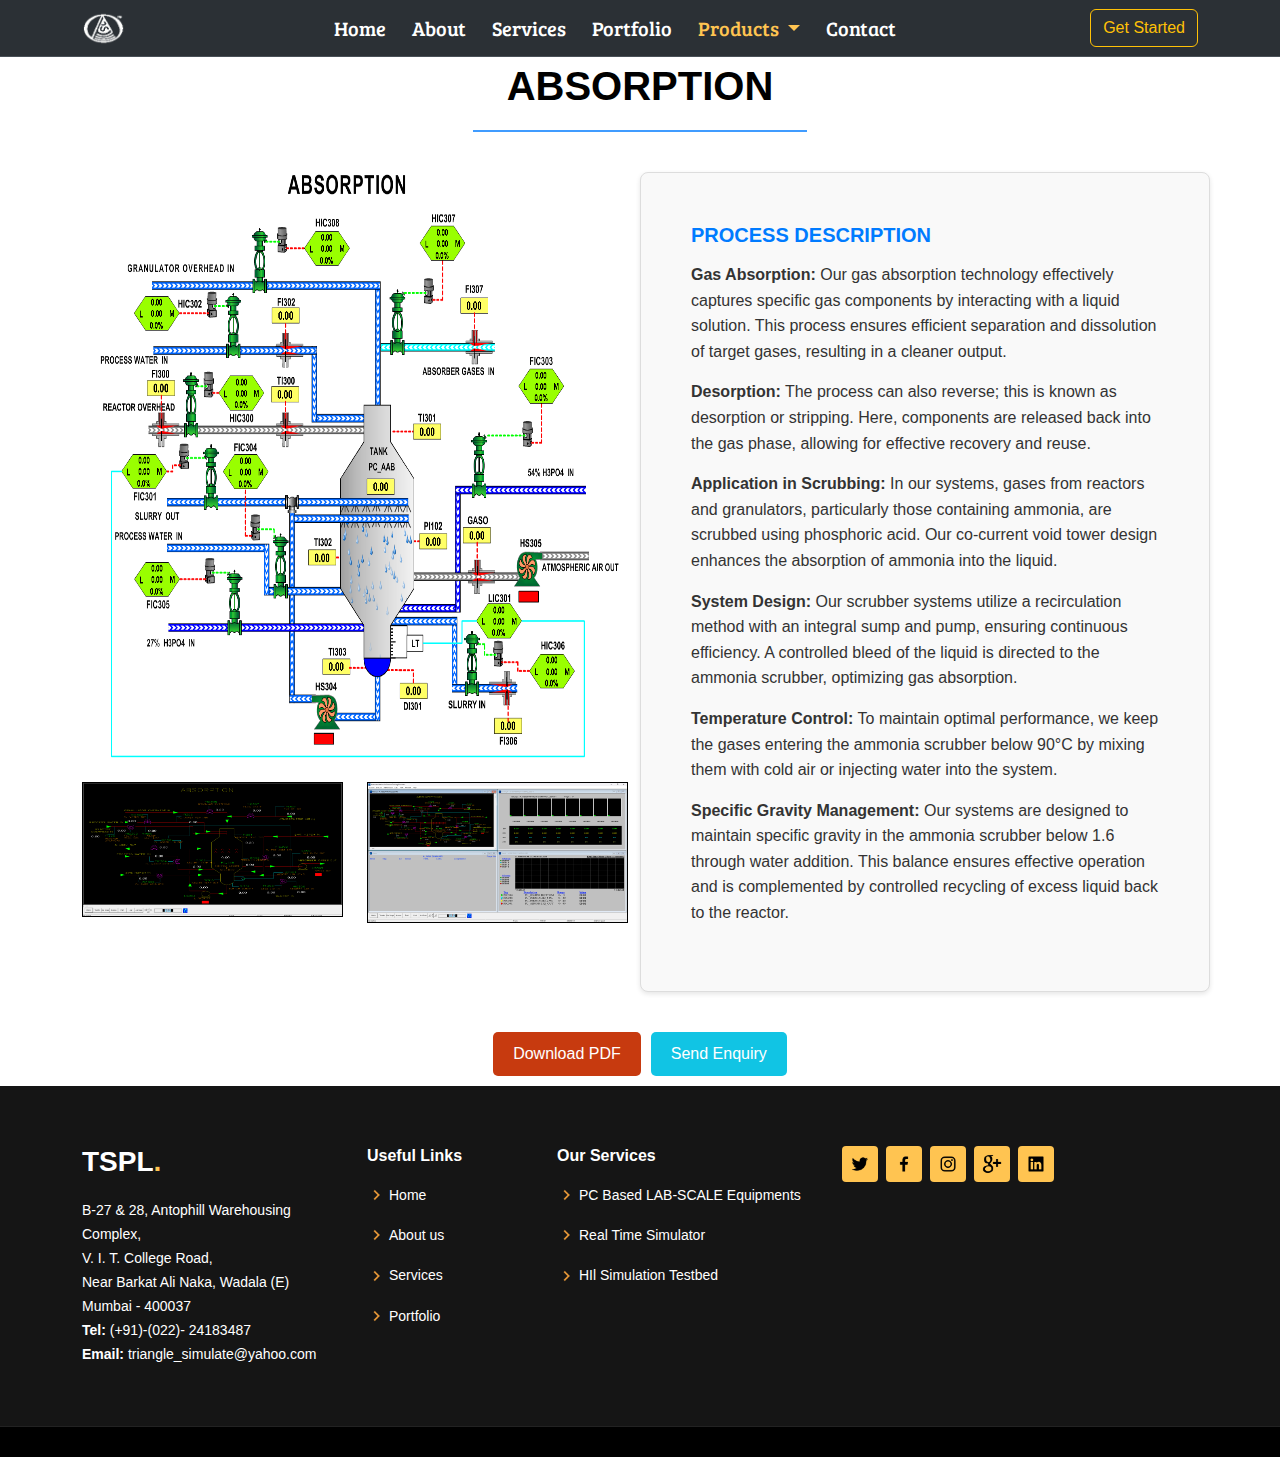
<file: Absorption.html>
<!DOCTYPE html>
<html lang="en">

<head>
    <meta charset="UTF-8">
    <meta name="viewport" content="width=device-width, initial-scale=1.0">
    <title>ABSORPTION</title>

    <!-- bootstrap CDN -->
    <link href="https://cdn.jsdelivr.net/npm/bootstrap@5.3.3/dist/css/bootstrap.min.css" rel="stylesheet"
        integrity="sha384-QWTKZyjpPEjISv5WaRU9OFeRpok6YctnYmDr5pNlyT2bRjXh0JMhjY6hW+ALEwIH" crossorigin="anonymous">

    <meta
        content="Triangle Simulation Pvt. Ltd. is a pioneering Indian company with over 30 years of experience in developing cutting-edge simulation systems, including real-time simulators, Hardware-in-the-Loop (HIL) simulation testbeds, and PC-based 210 MW thermal power plant simulators. Established in 1979, we serve industries like refineries, power plants, and R&D institutions, working with leading companies like IOCL, BPCL, and ONGC. Our commitment to innovation, reliability, and quality drives us to continuously improve our products and services while maintaining the highest standards."
        name="description">
    <meta name="keywords"
        content="Simulation systems, Real-time simulators, Hardware-in-the-Loop, HIL simulation, Power plant simulators, Training simulators, Process industry simulators, Thermal power plant simulation, PC-based simulators, Industrial simulation systems, Simulation testbeds, Refineries training simulators, Engineering simulators, Chemical industry simulators, Triangle Simulation Pvt. Ltd., Indian simulation technology, R&D simulation solutions , computer bsaed training , cbt , level control , flow control , absorber , three element boiler , stirred tank refractor , heat exchanger , filteration, temprature and pressure control system , absorption, level and flow control system , level control trainer">

    <link rel="icon" href="/assets/other/tspl.png">
    <link href="style.css" rel="stylesheet">

</head>

<body>
    <!-- navbar starts-->

    <nav class="navbar  navbar-expand-lg bg-body-tertiary  bg-dark border-bottom border-body" data-bs-theme="dark">
        <div class="container">
            <a class="navbar-brand " href="#"><img src="assets/other/tspl.png" alt="" style="height: 35px;"></a>
            <button class="navbar-toggler" type="button" data-bs-toggle="collapse"
                data-bs-target="#navbarSupportedContent" aria-controls="navbarSupportedContent" aria-expanded="false"
                aria-label="Toggle navigation">
                <span class="navbar-toggler-icon"></span>
            </button>
            <div class="collapse navbar-collapse" id="navbarSupportedContent">
                <ul class="navbar-nav mx-auto mb-2 mb-lg-0">
                    <li class="nav-item ">
                        <a class="nav-link  " aria-current="page" href="index.html#hero">Home</a>
                    </li>
                    <li class="nav-item ">
                        <a class="nav-link " href="index.html#about">About</a>
                    </li>
                    <li class="nav-item ">
                        <a class="nav-link " href="index.html#services">Services</a>
                    </li>
                    <li class="nav-item ">
                        <a class="nav-link " href="index.html#portfolio">Portfolio</a>
                    </li>
                    <li class="nav-item dropdown">
                        <a class="nav-link dropdown-toggle active" href="#" role="button" data-bs-toggle="dropdown"
                            aria-expanded="false">
                            Products
                        </a>
                        <ul class="dropdown-menu">
                            <li><a class="dropdown-item" href="software-product.html">Software Product</a></li>
                            <li><a class="dropdown-item" href="">Hardware Product</a></li>
                        </ul>
                    </li>
                    <li class="nav-item ">
                        <a class="nav-link" href="index.html#contact">Contact</a>
                    </li>

                </ul>
                <form class="d-flex" role="search">
                    <button class="btn btn-outline-warning" type="submit">Get Started</button>
                </form>
            </div>
        </div>
    </nav>
    <!-- navbar ends -->

    <!-- product conatiner -->

    <div class="container ">

        <h1 class="products-heading">ABSORPTION</h1>
        <hr class="custom-hr">


        <div class="row product-div">

            <div class="col-md-6">
                <div class="row larg-image-div">
                    <div class="prod-img-div">
                        <img src="assets/portfolio/absorption.png" alt="" id="larg-iamge">
                    </div>
                </div>
                <div class="row small-image-div">
                    <div class=" col-md-6 prod-img1-div">
                        <img src="assets/portfolio/absorption1.png" alt="" id="small-image1"
                            onclick="changeLargeImage(event)">
                    </div>
                    <div class=" col-md-6 prod-img1-div">
                        <img src="assets/portfolio/absorption2.png" alt="" id="small-image2"
                            onclick="changeLargeImage(event)">
                    </div>
                </div>

            </div>
            <div class="col-md-6 prod-info-div">
                <h4>PROCESS DESCRIPTION</h4>
                <p>
                    <strong>Gas Absorption:</strong> Our gas absorption technology effectively captures specific gas
                    components by interacting with a liquid solution. This process ensures efficient separation and
                    dissolution of target gases, resulting in a cleaner output.
                </p>
                <p>
                    <strong>Desorption:</strong> The process can also reverse; this is known as desorption or stripping.
                    Here, components are released back into the gas phase, allowing for effective recovery and reuse.
                </p>
                <p>
                    <strong>Application in Scrubbing:</strong> In our systems, gases from reactors and granulators,
                    particularly those containing ammonia, are scrubbed using phosphoric acid. Our co-current void tower
                    design enhances the absorption of ammonia into the liquid.
                </p>
                <p>
                    <strong>System Design:</strong> Our scrubber systems utilize a recirculation method with an integral
                    sump and pump, ensuring continuous efficiency. A controlled bleed of the liquid is directed to the
                    ammonia scrubber, optimizing gas absorption.
                </p>
                <p>
                    <strong>Temperature Control:</strong> To maintain optimal performance, we keep the gases entering
                    the ammonia scrubber below 90°C by mixing them with cold air or injecting water into the system.
                </p>
                <p>
                    <strong>Specific Gravity Management:</strong> Our systems are designed to maintain specific gravity
                    in the ammonia scrubber below 1.6 through water addition. This balance ensures effective operation
                    and is complemented by controlled recycling of excess liquid back to the reactor.
                </p>
            </div>

        </div>
        <div class="prod-footer">

            <button class="btn"> <a href="assets/pdf/ABSORPTION.pdf" target="_blank"
                    style="text-decoration: none;color: white;">Download PDF</a></button>
            <button class="btn"><a href="index.html#contact" style="text-decoration: none;color: white;">Send
                    Enquir</a>y</button>

        </div>

    </div>

    <!-- product conatiner -->


    <!-- START Footer -->


    <footer id="footer">
        <div class="footer-top">
            <div class="container">
                <div class="row">

                    <div class="col-lg-3 col-md-6">
                        <div class="footer-info">
                            <h3>TSPL<span>.</span></h3>
                            <p>B-27 & 28, Antophill Warehousing Complex, <br>
                                V. I. T. College Road,<br>
                                Near Barkat Ali Naka, Wadala (E)
                                <br> Mumbai - 400037<br>
                                <strong>Tel:</strong> (+91)-(022)- 24183487 <br>
                                <strong>Email: </strong>triangle_simulate@yahoo.com<br>
                            </p>
                        </div>
                    </div>

                    <div class="col-lg-2 col-md-6 footer-links">
                        <h4>Useful Links</h4>
                        <ul>
                            <li><i><img src="assets/other/chevron_right.png" alt="" srcset="" style="height: 20px;"></i>
                                <a href="index.html#hero">Home</a>
                            </li>
                            <li><i><img src="assets/other/chevron_right.png" alt="" srcset=""
                                        style="height: 20px;"></i><a href="index.html#about">About us</a></li>
                            <li><i><img src="assets/other/chevron_right.png" alt="" srcset="" style="height: 20px;"></i>
                                <a href="index.html#service">Services</a>
                            </li>
                            <li><i><img src="assets/other/chevron_right.png" alt="" srcset="" style="height: 20px;"></i>
                                <a href="index.html#portfolio">Portfolio</a>
                            </li>
                        </ul>
                    </div>

                    <div class="col-lg-3 col-md-6 footer-links">
                        <h4>Our Services</h4>
                        <ul>
                            <li><i><img src="assets/other/chevron_right.png" alt="" srcset="" style="height: 20px;"></i>
                                <a href="#">PC Based LAB-SCALE Equipments</a>
                            </li>
                            <li><i><img src="assets/other/chevron_right.png" alt="" srcset=""
                                        style="height: 20px;"></i><a href="Real-Time-Simulator.html">Real Time
                                    Simulator</a></li>
                            <li><i><img src="assets/other/chevron_right.png" alt="" srcset="" style="height: 20px;"></i>
                                <a href="#">HIl Simulation Testbed</a>
                            </li>
                        </ul>
                    </div>

                    <div class="col-lg-4 col-md-6 footer-newsletter">
                        <div class="social-links">
                            <a href="#" class="twitter"><i><img src="assets/other/twitter.png" alt="" srcset=""
                                        style="height: 20px;"></i></a>
                            <a href="#" class="facebook"><i><img src="assets/other/facebook.png" alt="" srcset=""
                                        style="height: 20px;"></i></a>
                            <a href="#" class="instagram"><i><img src="assets/other/instagram.png" alt="" srcset=""
                                        style="height: 20px;"></i></a>
                            <a href="#" class="google-plus"><i><img src="assets/other/google.png" alt="" srcset=""
                                        style="height: 20px;"></i></a>
                            <a href="#" class="linkedin"><i><img src="assets/other/linkedin.png" alt="" srcset=""
                                        style="height: 20px;"></i></a>
                        </div>
                    </div>

                </div>
            </div>
        </div>

    </footer>

    <!-- End Footer -->

    <!-- back to top -->

    <a href="#" class="back-to-top d-flex align-items-center justify-content-center"><i><img
                src="assets/other/arrow_upward.png" alt="" srcset="" style="height: 20px;"></i></a>

    <!-- back to top -->
    <script src="https://cdn.jsdelivr.net/npm/bootstrap@5.3.3/dist/js/bootstrap.bundle.min.js"
        integrity="sha384-YvpcrYf0tY3lHB60NNkmXc5s9fDVZLESaAA55NDzOxhy9GkcIdslK1eN7N6jIeHz"
        crossorigin="anonymous"></script>

    <!-- Template Main JS File -->
    <script src="script1.js"></script>


</body>

</html>
</file>
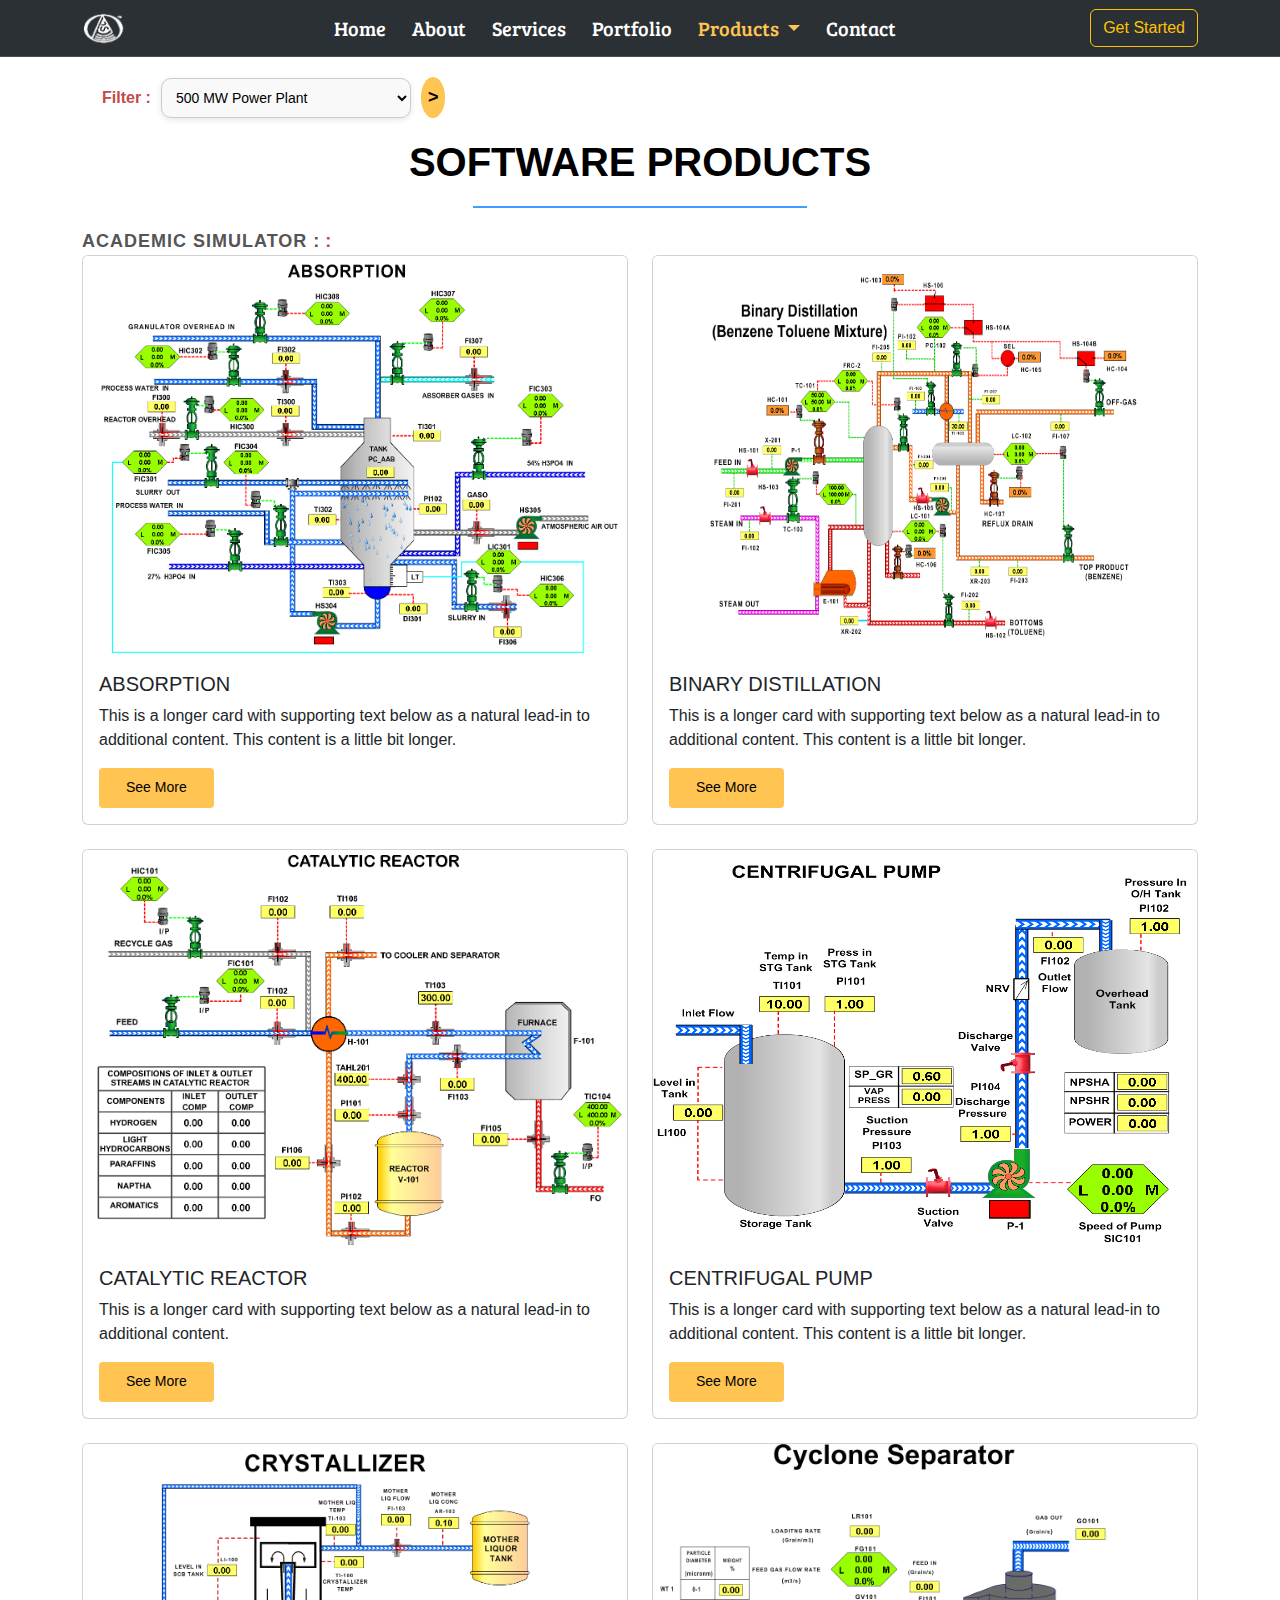
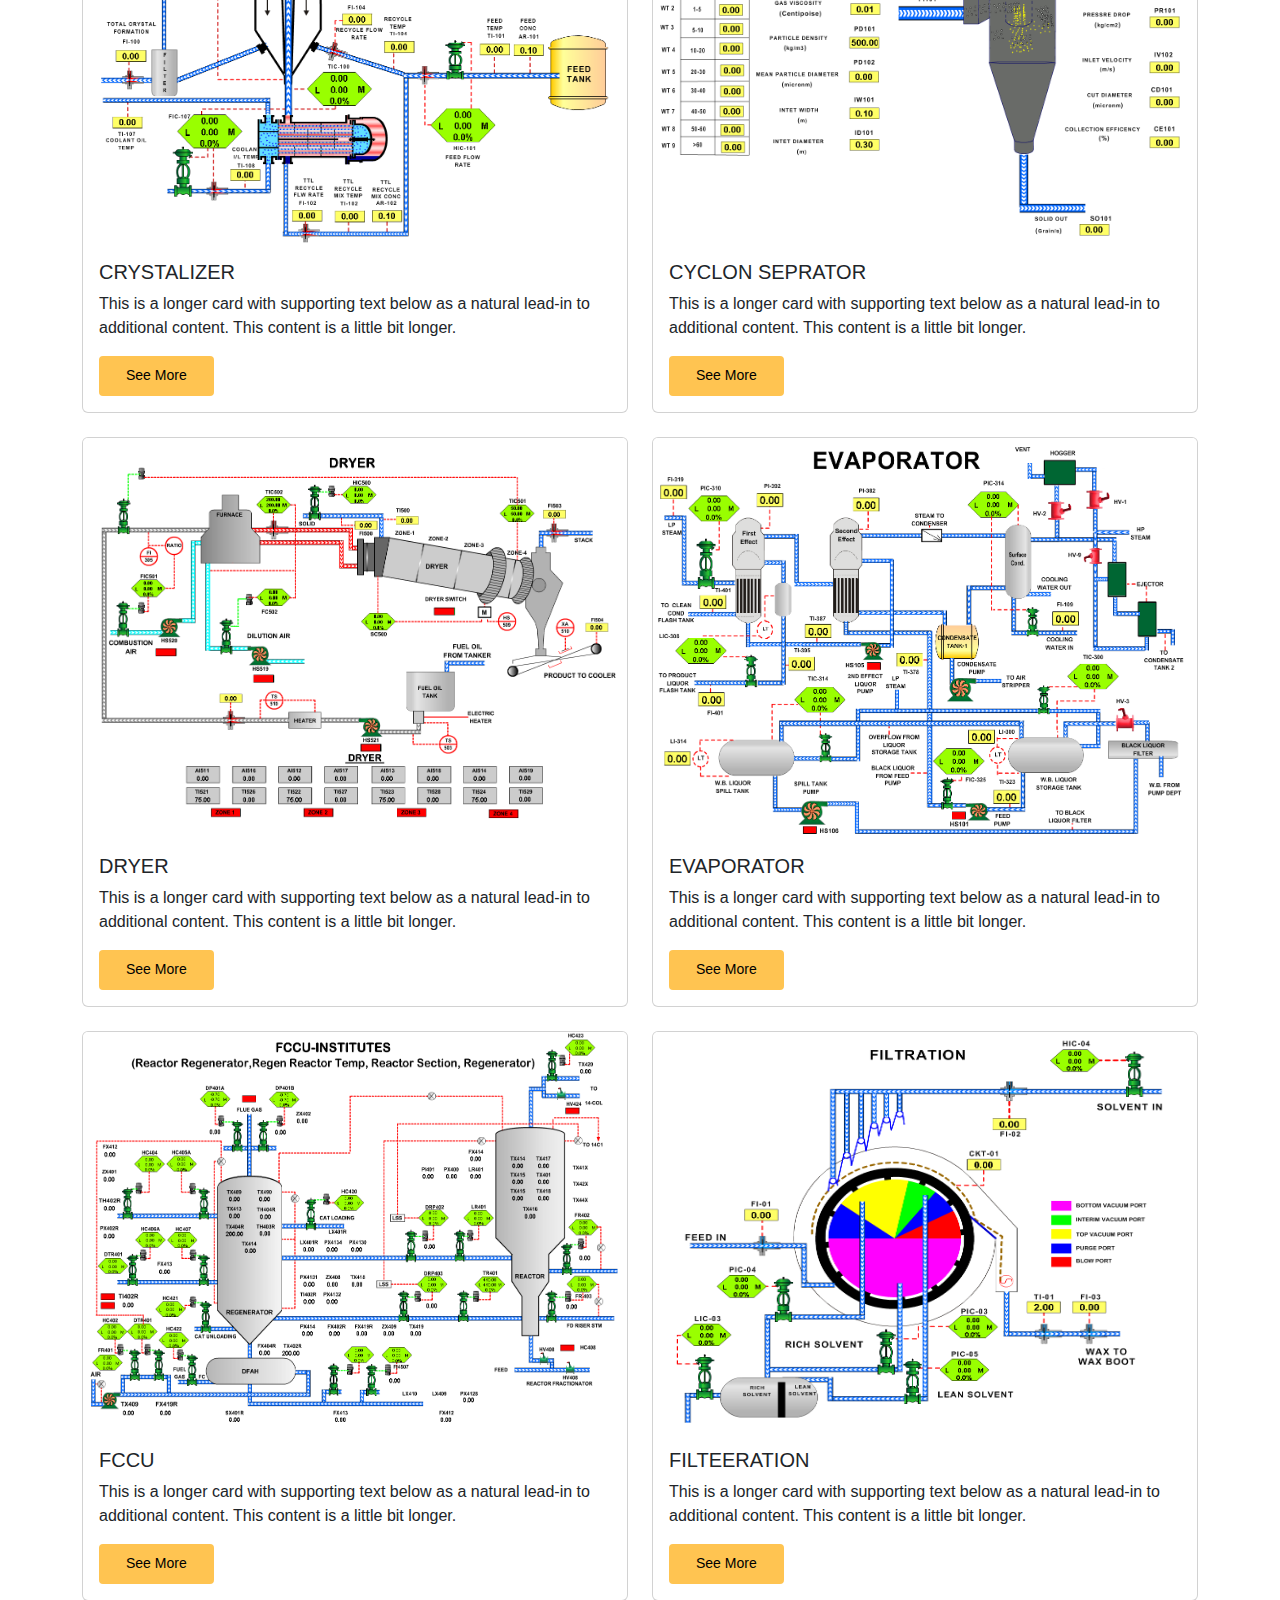
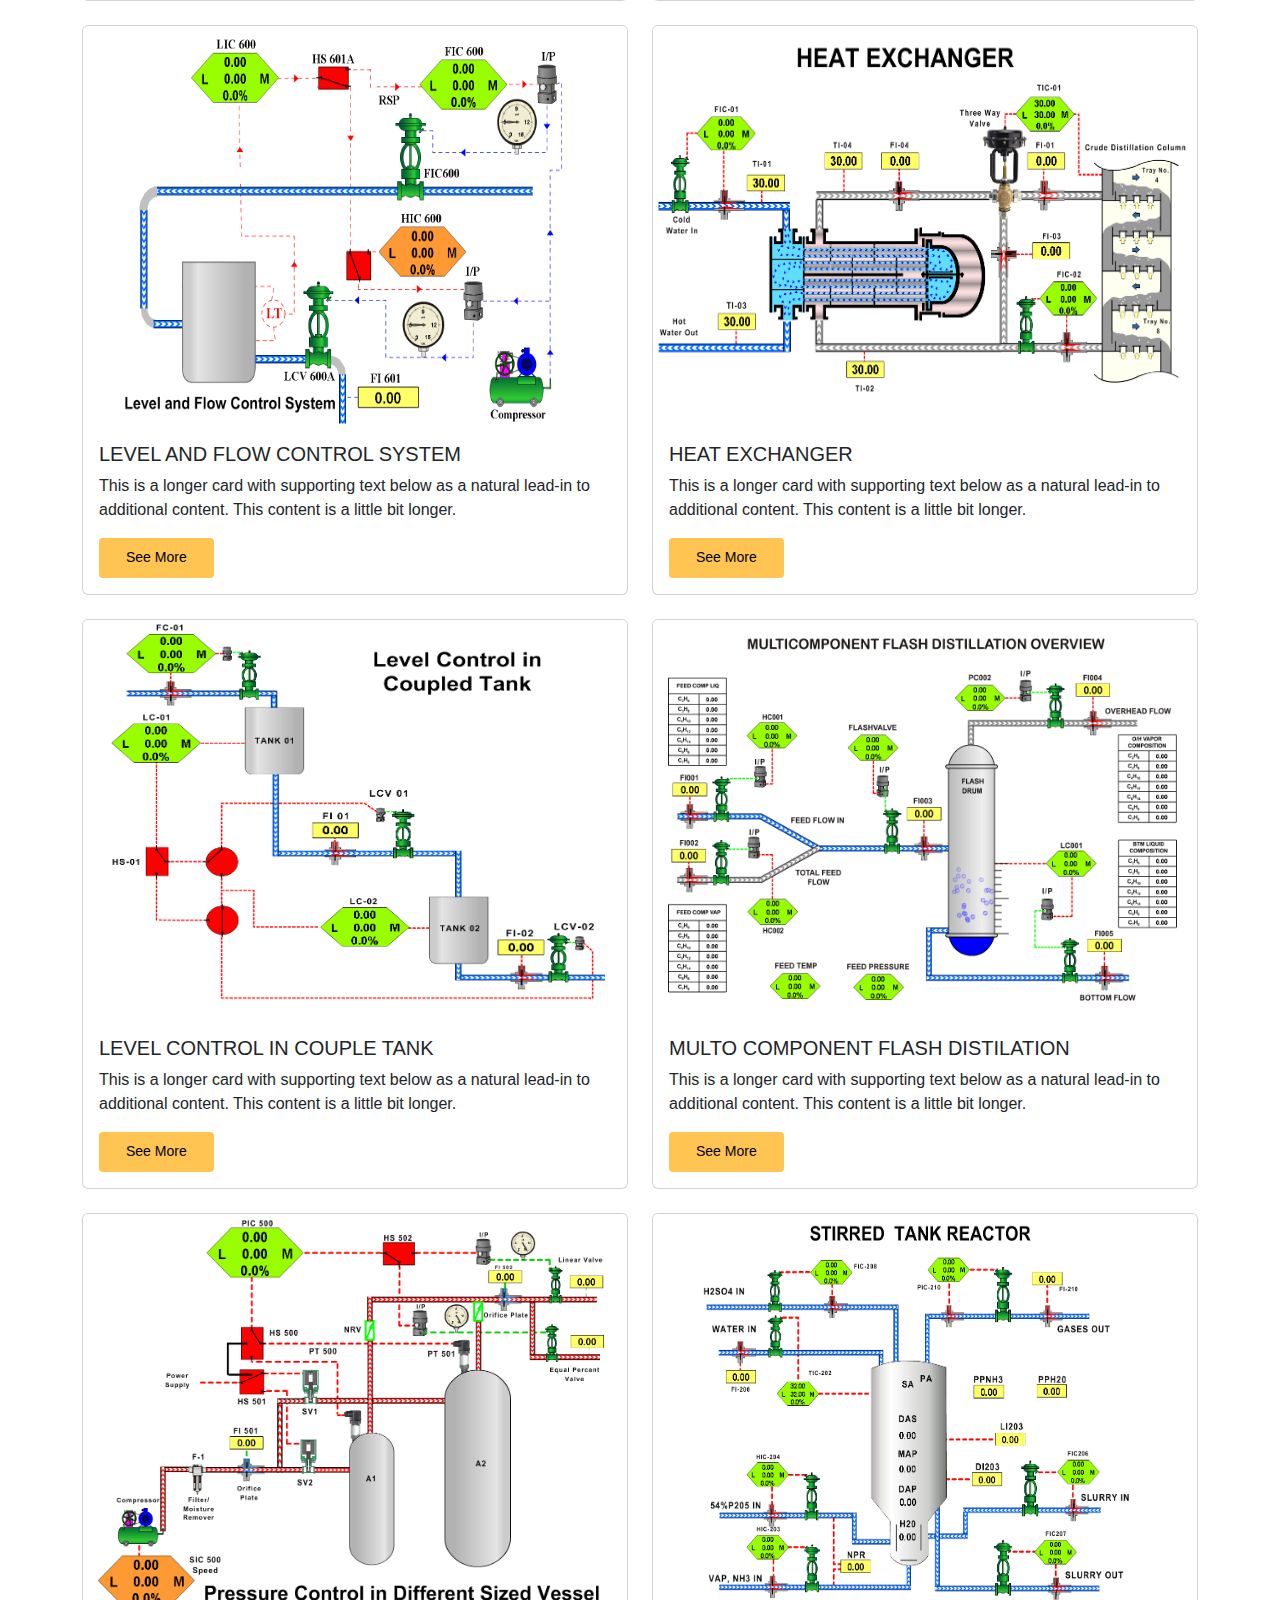
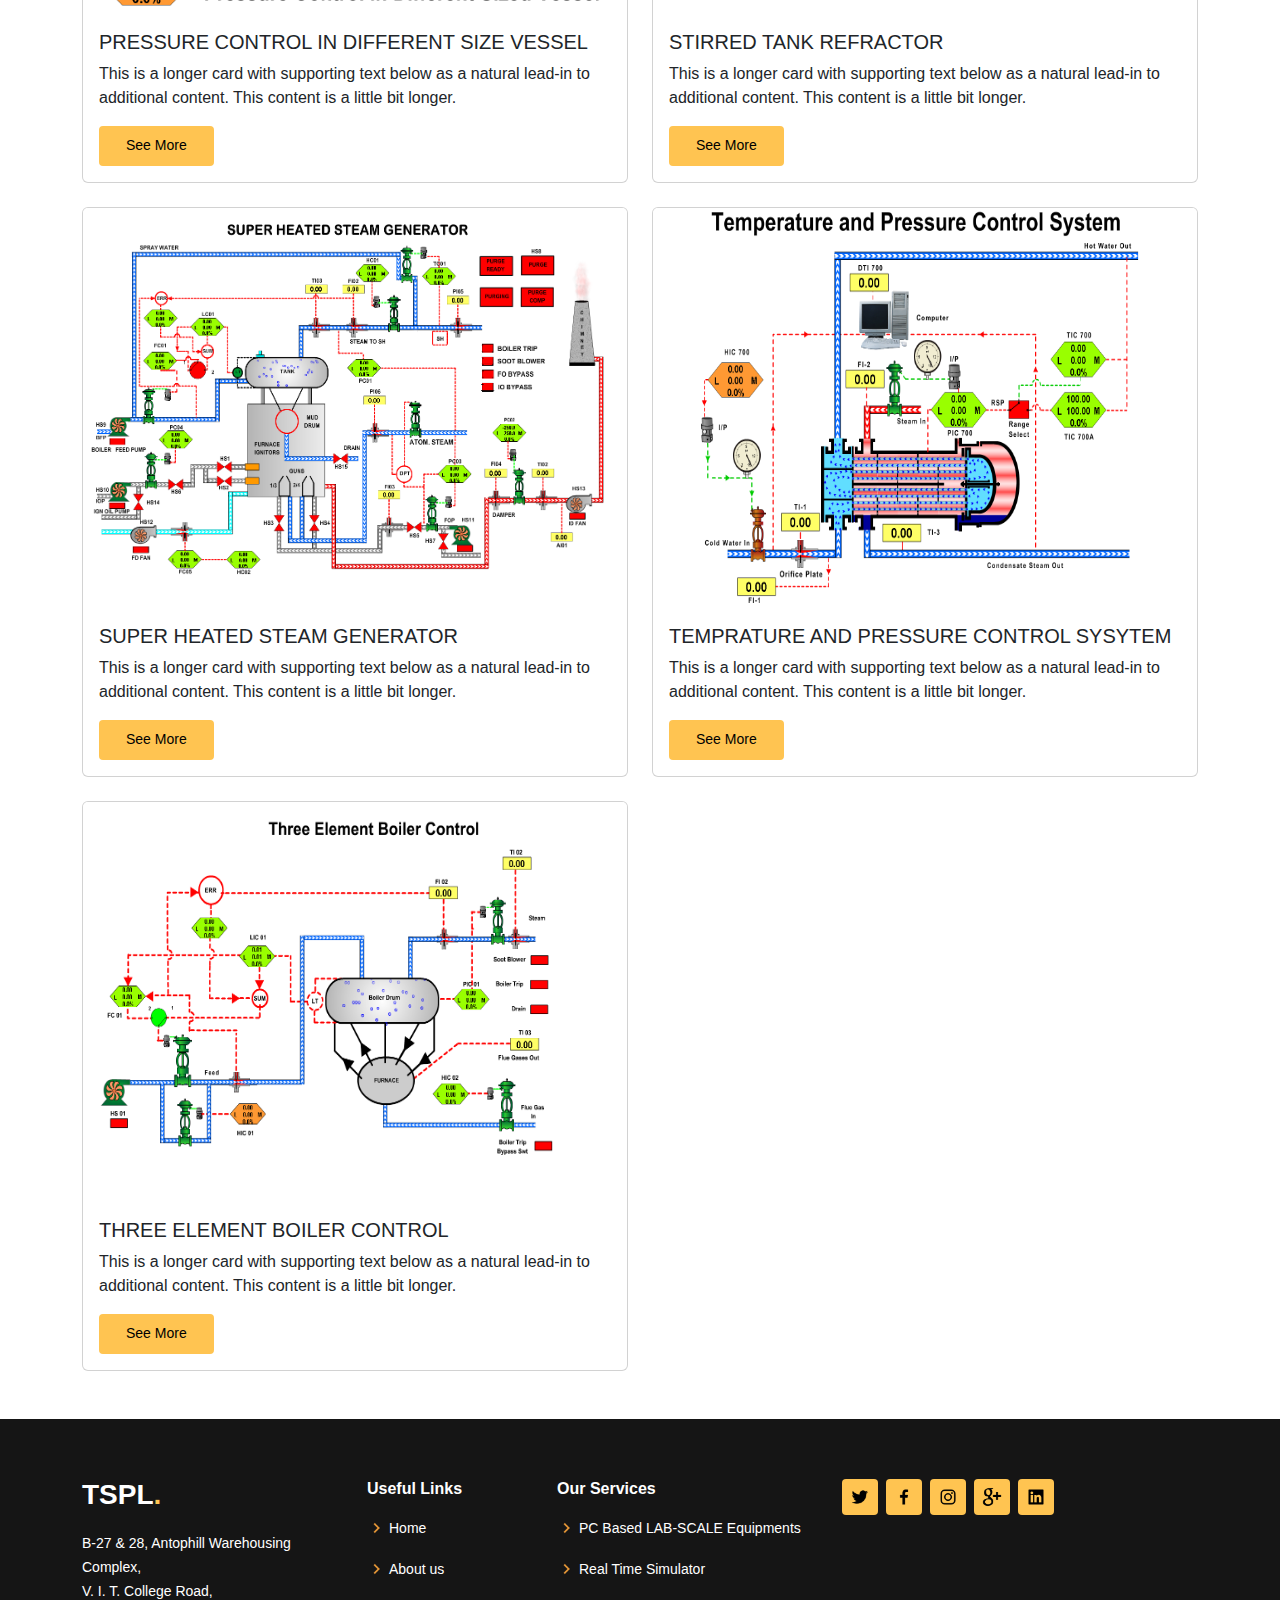
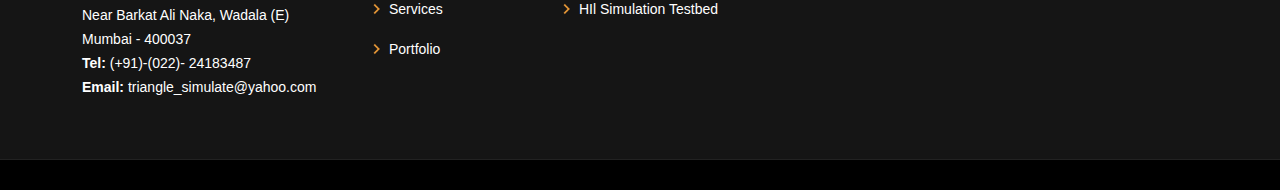
<file: software-product.html>
<!DOCTYPE html>
<html lang="en">

<head>
    <meta charset="UTF-8">
    <meta name="viewport" content="width=device-width, initial-scale=1.0">
    <title>Software Products</title>

    <!-- bootstrap CDN -->
    <link href="https://cdn.jsdelivr.net/npm/bootstrap@5.3.3/dist/css/bootstrap.min.css" rel="stylesheet"
        integrity="sha384-QWTKZyjpPEjISv5WaRU9OFeRpok6YctnYmDr5pNlyT2bRjXh0JMhjY6hW+ALEwIH" crossorigin="anonymous">

    <meta
        content="Triangle Simulation Pvt. Ltd. is a pioneering Indian company with over 30 years of experience in developing cutting-edge simulation systems, including real-time simulators, Hardware-in-the-Loop (HIL) simulation testbeds, and PC-based 210 MW thermal power plant simulators. Established in 1979, we serve industries like refineries, power plants, and R&D institutions, working with leading companies like IOCL, BPCL, and ONGC. Our commitment to innovation, reliability, and quality drives us to continuously improve our products and services while maintaining the highest standards."
        name="description">
    <meta name="keywords"
        content="Simulation systems, Real-time simulators, Hardware-in-the-Loop, HIL simulation, Power plant simulators, Training simulators, Process industry simulators, Thermal power plant simulation, PC-based simulators, Industrial simulation systems, Simulation testbeds, Refineries training simulators, Engineering simulators, Chemical industry simulators, Triangle Simulation Pvt. Ltd., Indian simulation technology, R&D simulation solutions , computer bsaed training , cbt , level control , flow control , absorber , three element boiler , stirred tank refractor , heat exchanger , filteration, temprature and pressure control system , absorption, level and flow control system , level control trainer">

    <link rel="icon" href="/assets/other/tspl.png">
    <link href="style.css" rel="stylesheet">

</head>

<body>

    <!-- navbar starts-->

    <nav class="navbar  navbar-expand-lg bg-body-tertiary  bg-dark border-bottom border-body" data-bs-theme="dark">
        <div class="container">
            <a class="navbar-brand " href="#"><img src="assets/other/tspl.png" alt="" style="height: 35px;"></a>
            <button class="navbar-toggler" type="button" data-bs-toggle="collapse"
                data-bs-target="#navbarSupportedContent" aria-controls="navbarSupportedContent" aria-expanded="false"
                aria-label="Toggle navigation">
                <span class="navbar-toggler-icon"></span>
            </button>
            <div class="collapse navbar-collapse" id="navbarSupportedContent">
                <ul class="navbar-nav mx-auto mb-2 mb-lg-0">
                    <li class="nav-item ">
                        <a class="nav-link  " aria-current="page" href="index.html#hero">Home</a>
                    </li>
                    <li class="nav-item ">
                        <a class="nav-link " href="index.html#about">About</a>
                    </li>
                    <li class="nav-item ">
                        <a class="nav-link " href="index.html#services">Services</a>
                    </li>
                    <li class="nav-item ">
                        <a class="nav-link " href="index.html#portfolio">Portfolio</a>
                    </li>
                    <li class="nav-item dropdown">
                        <a class="nav-link dropdown-toggle active" href="#" role="button" data-bs-toggle="dropdown"
                            aria-expanded="false">
                            Products
                        </a>
                        <ul class="dropdown-menu">
                            <li><a class="dropdown-item" href="software-product.html">Software Product</a></li>
                            <li><a class="dropdown-item" href="">Hardware Product</a></li>
                        </ul>
                    </li>
                    <li class="nav-item ">
                        <a class="nav-link" href="index.html#contact">Contact</a>
                    </li>

                </ul>
                <form class="d-flex" role="search">
                    <button class="btn btn-outline-warning" type="submit">Get Started</button>
                </form>
            </div>
        </div>
    </nav>

    <!-- navbar ends -->

    <div class="container mb-5">
        <form class="product-form">
            <label for="product">Filter :</label>
            <select name="product" id="product">
                <optgroup label="Real Time Simulator Software">
                    <option value="volvo">500 MW
                        Power Plant</option>
                    <option value="volvo">21 MW
                        Power Plant ABL & BHEL Boiler</option>
                    <option value="saab">Ammonia
                        Synthesis</option>
                    <option value="saab">Purification</option>
                    <option value="saab">Urea
                        Synthesis</option>
                    <option value="saab">LEF. LPG
                        & NG</option>
                    <option value="saab">Gas Oil
                        Sepration System</option>
                    <option value="saab">LEF. LPG
                        & NG</option>
                </optgroup>
                <optgroup label="Academic Simulator Software">
                    <option value="mercedes">Absorption</option>
                    <option value="audi">Binary Distillation</option>
                    <option value="audi">Catalytic Reactor</option>
                    <option value="audi">Centrifugal Pump</option>
                    <option value="audi">Crystallizer</option>
                    <option value="audi">Cyclon Seprator</option>
                    <option value="audi">Crystallizer</option>
                    <option value="audi">Dryer</option>
                </optgroup>
            </select>
            <a href="" class="apply-filter ">></a>
        </form>
        <h1 class="products-heading">Software Products</h1>

        <hr class="custom-hr">
        <span class="pro-cat-span">Academic Simulator :</span>
        <div class="row row-cols-1 row-cols-md-2 g-4">
            <div class="col">
                <div class="card">
                    <img src="assets/portfolio/absorption.png" class="card-img-top product-img" alt="..."
                        style="min-height: 400px;max-height: 400px;">
                    <div class="card-body">
                        <h5 class="card-title">ABSORPTION</h5>
                        <p class="card-text">This is a longer card with supporting text below as a natural lead-in to
                            additional content. This content is a little bit longer.</p>
                        <a href="Absorption.html" class="product-page-btn">See More</a>
                    </div>
                </div>
            </div>

            <div class="col">
                <div class="card">
                    <img src="assets/portfolio/Binary-Distilation.png" class="card-img-top" alt="...">
                    <div class="card-body">
                        <h5 class="card-title">BINARY DISTILLATION </h5>
                        <p class="card-text">This is a longer card with supporting text below as a natural lead-in to
                            additional content. This content is a little bit longer.</p>
                        <a href="#about" class="product-page-btn">See More</a>
                    </div>
                </div>
            </div>

            <div class="col">
                <div class="card">
                    <img src="assets/portfolio/catalytic-reactor.png" class="card-img-top" alt="...">
                    <div class="card-body">
                        <h5 class="card-title">CATALYTIC REACTOR </h5>
                        <p class="card-text">This is a longer card with supporting text below as a natural lead-in to
                            additional content.</p>
                        <a href="#about" class="product-page-btn">See More</a>
                    </div>
                </div>
            </div>

            <div class="col">
                <div class="card">
                    <img src="assets/portfolio/centrifugal-pump.png" class="card-img-top" alt="...">
                    <div class="card-body">
                        <h5 class="card-title">CENTRIFUGAL PUMP </h5>
                        <p class="card-text">This is a longer card with supporting text below as a natural lead-in to
                            additional content. This content is a little bit longer.</p>
                        <a href="#about" class="product-page-btn">See More</a>
                    </div>
                </div>
            </div>

            <div class="col">
                <div class="card">
                    <img src="assets/portfolio/crystallizer.png" class="card-img-top" alt="...">
                    <div class="card-body">
                        <h5 class="card-title">CRYSTALIZER</h5>
                        <p class="card-text">This is a longer card with supporting text below as a natural lead-in to
                            additional content. This content is a little bit longer.</p>
                        <a href="#about" class="product-page-btn">See More</a>
                    </div>
                </div>
            </div>

            <div class="col">
                <div class="card">
                    <img src="assets/portfolio/cyclon-seprator.png" class="card-img-top" alt="...">
                    <div class="card-body">
                        <h5 class="card-title">CYCLON SEPRATOR </h5>
                        <p class="card-text">This is a longer card with supporting text below as a natural lead-in to
                            additional
                            content. This content is a little bit longer.</p>
                        <a href="#about" class="product-page-btn">See More</a>
                    </div>
                </div>
            </div>

            <div class="col">
                <div class="card">
                    <img src="assets/portfolio/dryer.png" class="card-img-top" alt="...">
                    <div class="card-body">
                        <h5 class="card-title">DRYER </h5>
                        <p class="card-text">This is a longer card with supporting text below as a natural lead-in to
                            additional content. This content is a little bit longer.</p>
                        <a href="#about" class="product-page-btn">See More</a>
                    </div>
                </div>
            </div>

            <div class="col">
                <div class="card">
                    <img src="assets/portfolio/evaporator.png" class="card-img-top" alt="...">
                    <div class="card-body">
                        <h5 class="card-title">EVAPORATOR </h5>
                        <p class="card-text">This is a longer card with supporting text below as a natural lead-in to
                            additional content. This content is a little bit longer.</p>
                        <a href="#about" class="product-page-btn">See More</a>
                    </div>
                </div>
            </div>

            <div class="col">
                <div class="card">
                    <img src="assets/portfolio/fccu.png" class="card-img-top" alt="...">
                    <div class="card-body">
                        <h5 class="card-title">FCCU </h5>
                        <p class="card-text">This is a longer card with supporting text below as a natural lead-in to
                            additional content. This content is a little bit longer.</p>
                        <a href="#about" class="product-page-btn">See More</a>
                    </div>
                </div>
            </div>

            <div class="col">
                <div class="card">
                    <img src="assets/portfolio/filteration.png" class="card-img-top" alt="...">
                    <div class="card-body">
                        <h5 class="card-title">FILTEERATION </h5>
                        <p class="card-text">This is a longer card with supporting text below as a natural lead-in to
                            additional content. This content is a little bit longer.</p>
                        <a href="#about" class="product-page-btn">See More</a>
                    </div>
                </div>
            </div>
            <div class="col">
                <div class="card">
                    <img src="assets/portfolio/level-and-flow-control-system.png" class="card-img-top" alt="...">
                    <div class="card-body">
                        <h5 class="card-title">LEVEL AND FLOW CONTROL SYSTEM</h5>
                        <p class="card-text">This is a longer card with supporting text below as a natural lead-in to
                            additional content. This content is a little bit longer.</p>
                        <a href="#about" class="product-page-btn">See More</a>
                    </div>
                </div>
            </div>

            <div class="col">
                <div class="card">
                    <img src="assets/portfolio/heat-exchanger.png" class="card-img-top" alt="...">
                    <div class="card-body">
                        <h5 class="card-title">HEAT EXCHANGER</h5>
                        <p class="card-text">This is a longer card with supporting text below as a natural lead-in to
                            additional content. This content is a little bit longer.</p>
                        <a href="#about" class="product-page-btn">See More</a>
                    </div>
                </div>
            </div>

            <div class="col">
                <div class="card">
                    <img src="assets/portfolio/level-control-in-couple-tank.png" class="card-img-top" alt="...">
                    <div class="card-body">
                        <h5 class="card-title">LEVEL CONTROL IN COUPLE TANK</h5>
                        <p class="card-text">This is a longer card with supporting text below as a natural lead-in to
                            additional content. This content is a little bit longer.</p>
                        <a href="#about" class="product-page-btn">See More</a>
                    </div>
                </div>
            </div>

            <div class="col">
                <div class="card">
                    <img src="assets/portfolio/muti-como-flash-dist.png" class="card-img-top" alt="...">
                    <div class="card-body">
                        <h5 class="card-title">MULTO COMPONENT FLASH DISTILATION</h5>
                        <p class="card-text">This is a longer card with supporting text below as a natural lead-in to
                            additional content. This content is a little bit longer.</p>
                        <a href="#about" class="product-page-btn">See More</a>
                    </div>
                </div>
            </div>

            <div class="col">
                <div class="card">
                    <img src="assets/portfolio/pressure-control-in-diffeent-sized-vessel.png" class="card-img-top"
                        alt="...">
                    <div class="card-body">
                        <h5 class="card-title">PRESSURE CONTROL IN DIFFERENT SIZE VESSEL</h5>
                        <p class="card-text">This is a longer card with supporting text below as a natural lead-in to
                            additional content. This content is a little bit longer.</p>
                        <a href="#about" class="product-page-btn">See More</a>
                    </div>
                </div>
            </div>

            <div class="col">
                <div class="card">
                    <img src="assets/portfolio/stear-tank-reactor.png" class="card-img-top" alt="...">
                    <div class="card-body">
                        <h5 class="card-title">STIRRED TANK REFRACTOR</h5>
                        <p class="card-text">This is a longer card with supporting text below as a natural lead-in to
                            additional content. This content is a little bit longer.</p>
                        <a href="#about" class="product-page-btn">See More</a>
                    </div>
                </div>
            </div>

            <div class="col">
                <div class="card">
                    <img src="assets/portfolio/super-heated-steam-genrator.png" class="card-img-top" alt="...">
                    <div class="card-body">
                        <h5 class="card-title">SUPER HEATED STEAM GENERATOR</h5>
                        <p class="card-text">This is a longer card with supporting text below as a natural lead-in to
                            additional content. This content is a little bit longer.</p>
                        <a href="#about" class="product-page-btn">See More</a>
                    </div>
                </div>
            </div>

            <div class="col">
                <div class="card">
                    <img src="assets/portfolio/temprature-pressure-control-system.png" class="card-img-top" alt="...">
                    <div class="card-body">
                        <h5 class="card-title">TEMPRATURE AND PRESSURE CONTROL SYSYTEM</h5>
                        <p class="card-text">This is a longer card with supporting text below as a natural lead-in to
                            additional content. This content is a little bit longer.</p>
                        <a href="#about" class="product-page-btn">See More</a>
                    </div>
                </div>
            </div>

            <div class="col">
                <div class="card">
                    <img src="assets/portfolio/three-element-boiler-control.png" class="card-img-top" alt="...">
                    <div class="card-body">
                        <h5 class="card-title">THREE ELEMENT BOILER CONTROL</h5>
                        <p class="card-text">This is a longer card with supporting text below as a natural lead-in to
                            additional content. This content is a little bit longer.</p>
                        <a href="#about" class="product-page-btn">See More</a>
                    </div>
                </div>
            </div>

        </div>

    </div>

    <!-- back to top -->

    <a href="#" class="back-to-top d-flex align-items-center justify-content-center"><i><img
                src="assets/other/arrow_upward.png" alt="" srcset="" style="height: 20px;"></i></a>

    <!-- back to top -->

    <!-- START Footer -->

    <footer id="footer">
        <div class="footer-top">
            <div class="container">
                <div class="row">

                    <div class="col-lg-3 col-md-6">
                        <div class="footer-info">
                            <h3>TSPL<span>.</span></h3>
                            <p>B-27 & 28, Antophill Warehousing Complex, <br>
                                V. I. T. College Road,<br>
                                Near Barkat Ali Naka, Wadala (E)
                                <br> Mumbai - 400037<br>
                                <strong>Tel:</strong> (+91)-(022)- 24183487 <br>
                                <strong>Email: </strong>triangle_simulate@yahoo.com<br>
                            </p>
                        </div>
                    </div>

                    <div class="col-lg-2 col-md-6 footer-links">
                        <h4>Useful Links</h4>
                        <ul>
                            <li><i><img src="assets/other/chevron_right.png" alt="" srcset="" style="height: 20px;"></i>
                                <a href="index.html#hero">Home</a>
                            </li>
                            <li><i><img src="assets/other/chevron_right.png" alt="" srcset=""
                                        style="height: 20px;"></i><a href="index.html#about">About us</a></li>
                            <li><i><img src="assets/other/chevron_right.png" alt="" srcset="" style="height: 20px;"></i>
                                <a href="index.html#service">Services</a>
                            </li>
                            <li><i><img src="assets/other/chevron_right.png" alt="" srcset="" style="height: 20px;"></i>
                                <a href="index.html#portfolio">Portfolio</a>
                            </li>
                        </ul>
                    </div>

                    <div class="col-lg-3 col-md-6 footer-links">
                        <h4>Our Services</h4>
                        <ul>
                            <li><i><img src="assets/other/chevron_right.png" alt="" srcset="" style="height: 20px;"></i>
                                <a href="#">PC Based LAB-SCALE Equipments</a>
                            </li>
                            <li><i><img src="assets/other/chevron_right.png" alt="" srcset=""
                                        style="height: 20px;"></i><a href="software-product.html">Real Time
                                    Simulator</a></li>
                            <li><i><img src="assets/other/chevron_right.png" alt="" srcset="" style="height: 20px;"></i>
                                <a href="#">HIl Simulation Testbed</a>
                            </li>
                        </ul>
                    </div>

                    <div class="col-lg-4 col-md-6 footer-newsletter">
                        <div class="social-links">
                            <a href="#" class="twitter"><i><img src="assets/other/twitter.png" alt="" srcset=""
                                        style="height: 20px;"></i></a>
                            <a href="#" class="facebook"><i><img src="assets/other/facebook.png" alt="" srcset=""
                                        style="height: 20px;"></i></a>
                            <a href="#" class="instagram"><i><img src="assets/other/instagram.png" alt="" srcset=""
                                        style="height: 20px;"></i></a>
                            <a href="#" class="google-plus"><i><img src="assets/other/google.png" alt="" srcset=""
                                        style="height: 20px;"></i></a>
                            <a href="#" class="linkedin"><i><img src="assets/other/linkedin.png" alt="" srcset=""
                                        style="height: 20px;"></i></a>
                        </div>
                    </div>

                </div>
            </div>
        </div>

    </footer>

    <!-- End Footer -->


    <!-- bootstrap CDN-->
    <script src="https://cdn.jsdelivr.net/npm/bootstrap@5.3.3/dist/js/bootstrap.bundle.min.js"
        integrity="sha384-YvpcrYf0tY3lHB60NNkmXc5s9fDVZLESaAA55NDzOxhy9GkcIdslK1eN7N6jIeHz"
        crossorigin="anonymous"></script>
    <script src="script1.js"></script>


</body>

</html>
</file>
<file: style.css>
/* font url */
@import url('https://fonts.googleapis.com/css2?family=Bree+Serif&display=swap');

body {
  font-family: "Open Sans", sans-serif;
  color: #444444;
}

a {
  color: #ffc451;
  text-decoration: none;
}

h1,
h2,
h3,
h4,
h5,
h6 {
  font-family: "Raleway", sans-serif;
}

/* navbar start*/

.navbar {
  padding: 5px 10px;
  
}

.navbar li a {
  margin: 0px 5px;
  font-size: 20px;
  font-family: "Bree Serif", serif;
  color: white;
}

.navbar .nav-link.active,
.navbar .nav-link:hover {
  color: #ffc451; 
}

.navbar .nav-link.active {
  color: #ffc451;
}


/* navbar end */

/* hero start */

#hero {
  position: relative;
  width: 100%;
  min-height: 100vh;
  display: flex;
  align-items: center;
  justify-content: center;
  background-image: url("assets/other/sign-in-background.png");
  background-position: center;
  background-repeat: no-repeat;
  background-size: contain;

}



#hero:before {
  content: "";
  background: rgba(0, 0, 0, 0.7);
  position: absolute;
  bottom: 0;
  top: 0;
  left: 0;
  right: 0;
  z-index: 0;
}

#hero .container {
  position: relative;
  z-index: 1; 
  text-align: center;
  padding-top: 74px;
}

#hero h1 {
  margin: 0;
  font-size: 56px;
  font-weight: 600;
  line-height: 64px;
  color: #fff;
  font-family: "Bree Serif", serif;
}

#hero h1 span {
  color: #ffc451;
}

#hero h1 {
  color: rgba(255, 255, 255, 0.9);
  margin: 10px 0 0 0;
  font-size: 50px;
}
#hero h2 {
  color: rgba(255, 255, 255, 0.9);
  margin: 10px 0 0 0;
  font-size: 30px;
  font-family: "Bree Serif", serif;

}

#hero .icon-box {
  padding: 30px 20px;
  transition: ease-in-out 0.3s;
  border: 1px solid rgba(248, 211, 4, 0.3);
  height: 100%;
  text-align: center;
}

#hero .icon-box i {
  font-size: 32px;
  line-height: 1;
  color: #ffc451;
}

#hero .icon-box h3 {
  font-weight: 700;
  margin: 10px 0 0 0;
  padding: 0;
  line-height: 1;
  font-size: 20px;
  line-height: 26px;
}

#hero .icon-box h3 a {
  color: #fff;
  transition: ease-in-out 0.3s;
}

#hero .icon-box h3 a:hover {
  color: #ffc451;
}

#hero .icon-box:hover {
  border-color: #ffc451;
}

@media (max-width: 768px) {
  #hero h1 {
    font-size: 28px;
    line-height: 36px;
  }

  #hero h2 {
    font-size: 20px;
    line-height: 24px;
  }
}

.hero-contact-btn {
  color: #fff;
  border-radius: 4px;
  margin: 10px;
  padding: 10px 25px 8px 25px;
  white-space: nowrap;
  transition: 0.3s;
  font-size: 14px;
  display: inline-block;
  border: 2px solid #ffc451;
}
.hero-contact-btn:hover {
  background: #ffbb38;
  color: #343a40;
}

/* hero end */


/* profile start */
#about {
  margin: 30px 0;
}

.about .content h3 {
  font-weight: 700;
  font-size: 28px;
  font-family: "Poppins", sans-serif;
}

.about .content ul {
  list-style: none;
  padding: 0;
}

.about .content ul li {
  padding: 8px 0; 
  position: relative;
  display: flex; 
  align-items: center; 
}

.about .content ul i {
  font-size: 20px;
  color: #ffc451; 
  margin-right: 10px; 
}

.about .content p:last-child {
  margin-bottom: 0;
}


/* profile end */


/* hr */

hr {
  width: 30%;          
  margin: 20px auto;  
  border: 1px solid #007bff; 
  opacity: 0.75;     
}

/* hr */


/*  Clients section start */
.clients {
  padding: 20px 0;
  text-align: center;
}

.client-slider {
  position: relative;
  overflow: hidden; 
  width: 100%; 
}

.client-images {
  display: flex;
  transition: transform 0.5s ease; 
  will-change: transform; 
}

.client-images img {
  width: 100px; 
  margin: 0 25px; 
}

.client-slider button {
  background: none; 
  border: none; 
  cursor: pointer;
  font-size: 24px; 
  position: absolute;
  top: 50%;
  transform: translateY(-50%); 
  z-index: 10; 
  background: hsl(51, 82%, 46%);
  border-radius: 50%;
}

.prev {
  left: 10px;
  color: white;
}

.next {
  right: 10px; 
  color: white;

}
/*  Clients section end */

/*  services section start */

.services .icon-box {
  text-align: center;
  border: 1px solid #ebebeb;
  padding: 80px 20px;
  transition: all ease-in-out 0.3s;
  background: #fff;
}

.services .icon-box .icon {
  margin: 0 auto;
  width: 64px;
  height: 64px;
  background: #ffc451;
  border-radius: 4px;
  display: flex;
  align-items: center;
  justify-content: center;
  margin-bottom: 20px;
  transition: 0.3s;
}

.services .icon-box .icon i {
  color: #151515;
  font-size: 28px;
  transition: ease-in-out 0.3s;
}

.services .icon-box h4 {
  font-weight: 700;
  margin-bottom: 15px;
  font-size: 24px;
}

.services .icon-box h4 a {
  color: #151515;
  transition: ease-in-out 0.3s;
}

.services .icon-box h4 a:hover {
  color: #ffc451;
}

.services .icon-box p {
  line-height: 24px;
  font-size: 14px;
  margin-bottom: 0;
}

.services .icon-box:hover {
  border-color: #fff;
  box-shadow: 0px 0 25px 0 rgba(0, 0, 0, 0.1);
  transform: translateY(-10px);
}

/*  services section end */

/* section titlke */
section {
  padding: 60px 0;
  overflow: hidden;
}

.section-title {
  padding-bottom: 40px;
}

.section-title h2 {
  font-size: 14px;
  font-weight: 500;
  padding: 0;
  line-height: 1px;
  margin: 0 0 5px 0;
  letter-spacing: 2px;
  text-transform: uppercase;
  color: #aaaaaa;
  font-family: "Poppins", sans-serif;
}

.section-title h2::after {
  content: "";
  width: 120px;
  height: 1px;
  display: inline-block;
  background: #ffde9e;
  margin: 4px 10px;
}

.section-title p {
  margin: 0;
  margin: 0;
  font-size: 36px;
  font-weight: 700;
  text-transform: uppercase;
  font-family: "Poppins", sans-serif;
  color: #151515;
}

/* section titlke */


/* cta start */

.cta {
  background: linear-gradient(rgba(2, 2, 2, 0.5), rgba(0, 0, 0, 0.5)),
    url("assets/other/cta-bg.jpg") fixed center center;
  background-size: cover;
  padding: 60px 0;
}

.cta h3 {
  color: #fff;
  font-size: 28px;
  font-weight: 700;
}

.cta p {
  color: #fff;
}

.cta .cta-btn {
  font-family: "Raleway", sans-serif;
  font-weight: 600;
  font-size: 16px;
  letter-spacing: 1px;
  display: inline-block;
  padding: 8px 28px;
  border-radius: 4px;
  transition: 0.5s;
  margin-top: 10px;
  border: 2px solid #fff;
  color: #fff;
}

.cta .cta-btn:hover {
  background: #ffc451;
  border-color: #ffc451;
  color: #151515;
}

/* cta end */

/* portfolio start */

.portfolio {
  padding: 60px 0;
}

.list-div {
  max-height: 600px; 
  overflow-y:auto;
  
   
  scroll-behavior: smooth;
  /* border: 1px solid gray; */

}

.list-div h5{
  font-weight: bold;
  text-transform: uppercase;
  color: #79716e;
  
}


.custom-dropdown {
  margin-bottom: 15px; 
  border: 1px solid #ccc; 
  border-radius: 4px; 
}

.dropdown-header {
  background: #bad6d8; 
  padding: 10px; 
  cursor: pointer;
  font-size: 15px;
  
}

.dropdown-content {
  display: none; 
  max-height: 400px; 
  overflow-y: auto; 
  background: white; 
  border-top: 1px solid #ccc; 
  padding: 5px 10px; 
  
}

.dropdown-content a {
  display: block; 
  padding: 5px 0; 
  color: #000; 
  text-decoration: none;
}

.dropdown-content a:hover {
  background-color: #f1f1f1; 
  font-weight: bold;
}

.list-div::-webkit-scrollbar,
.dropdown-content::-webkit-scrollbar {
  display: none; 
}

.list-div {
  scrollbar-width: none; 
}

.img-div {
  text-align: center; 
}

.img-div img {
  max-width: 100%; 
  height: auto; 
}

.prod-div {
  margin: 5px;
  display: inline-flex;
  justify-content: center;
  align-items: center;
}

.img-div h5 {
  font-weight: bold;
  text-transform: uppercase;
  margin: 0px 20px;
}
.prod-div a{
  color: black;
  font-weight: bold;
}
.prod-div a:hover{
  transform: scale(0.9);
}


/* portfolio end */


/* contact start */

.contact .info {
  width: 100%;
  background: #fff;
}

.contact .info i {
  font-size: 20px;
  background: #ffc451;
  color: #151515;
  float: left;
  width: 44px;
  height: 44px;
  display: flex;
  justify-content: center;
  align-items: center;
  border-radius: 4px;
  transition: all 0.3s ease-in-out;
}

.contact .info h4 {
  padding: 0 0 0 60px;
  font-size: 22px;
  font-weight: 600;
  margin-bottom: 5px;
  color: #151515;
}

.contact .info p {
  padding: 0 0 0 60px;
  margin-bottom: 0;
  font-size: 14px;
  color: #484848;
}

.contact .info .email,
.contact .info .phone {
  margin-top: 40px;
}

.contact .php-email-form {
  width: 100%;
  background: #fff;
}

.contact .php-email-form .form-group {
  padding-bottom: 8px;
}

.contact .php-email-form .error-message {
  display: none;
  color: #fff;
  background: #ed3c0d;
  text-align: left;
  padding: 15px;
  font-weight: 600;
}

.contact .php-email-form .error-message br + br {
  margin-top: 25px;
}

.contact .php-email-form .sent-message {
  display: none;
  color: #fff;
  background: #18d26e;
  text-align: center;
  padding: 15px;
  font-weight: 600;
}

.contact .php-email-form .loading {
  display: none;
  background: #fff;
  text-align: center;
  padding: 15px;
}

.contact .php-email-form .loading:before {
  content: "";
  display: inline-block;
  border-radius: 50%;
  width: 24px;
  height: 24px;
  margin: 0 10px -6px 0;
  border: 3px solid #18d26e;
  border-top-color: #eee;
  animation: animate-loading 1s linear infinite;
}

.contact .php-email-form input,
.contact .php-email-form textarea {
  border-radius: 0;
  box-shadow: none;
  font-size: 14px;
  border-radius: 4px;
}

.contact .php-email-form input:focus,
.contact .php-email-form textarea:focus {
  border-color: #ffc451;
}

.contact .php-email-form input {
  height: 44px;
}

.contact .php-email-form textarea {
  padding: 10px 12px;
}

.contact .php-email-form button[type="submit"] {
  background: #ffc451;
  border: 0;
  padding: 10px 24px;
  color: #151515;
  transition: 0.4s;
  border-radius: 4px;
}

.contact .php-email-form button[type="submit"]:hover {
  background: #ffcd6b;
} 


/* contact end */

/* footer start */
#footer {
  background: black;
  padding: 0 0 30px 0;
  color: #fff;
  font-size: 14px;
}

#footer .footer-top {
  background: #151515;
  border-bottom: 1px solid #222222;
  padding: 60px 0 30px 0;
}

#footer .footer-top .footer-info {
  margin-bottom: 30px;
}

#footer .footer-top .footer-info h3 {
  font-size: 28px;
  margin: 0 0 20px 0;
  padding: 2px 0 2px 0;
  line-height: 1;
  font-weight: 700;
  text-transform: uppercase;
}

#footer .footer-top .footer-info h3 span {
  color: #ffc451;
}

#footer .footer-top .footer-info p {
  font-size: 14px;
  line-height: 24px;
  margin-bottom: 0;
  font-family: "Raleway", sans-serif;
  color: #fff;
}

#footer .footer-top .social-links a {
  font-size: 18px;
  display: inline-block;
  background: #292929;
  color: #fff;
  line-height: 1;
  padding: 8px 0;
  margin-right: 4px;
  border-radius: 4px;
  text-align: center;
  width: 36px;
  height: 36px;
  transition: 0.3s;
  background: #ffc451;

}

#footer .footer-top .social-links a:hover {
  background: #292929;
  color: #151515;
  text-decoration: none;
}

#footer .footer-top h4 {
  font-size: 16px;
  font-weight: 600;
  color: #fff;
  position: relative;
  padding-bottom: 12px;
}

#footer .footer-top .footer-links {
  margin-bottom: 30px;
}

#footer .footer-top .footer-links ul {
  list-style: none;
  padding: 0;
  margin: 0;
}

#footer .footer-top .footer-links ul i {
  padding-right: 2px;
  color: #ffc451;
  font-size: 18px;
  line-height: 1;
}

#footer .footer-top .footer-links ul li {
  padding: 10px 0;
  display: flex;
  align-items: center;
}

#footer .footer-top .footer-links ul li:first-child {
  padding-top: 0;
}

#footer .footer-top .footer-links ul a {
  color: #fff;
  transition: 0.3s;
  display: inline-block;
  line-height: 1;
}

#footer .footer-top .footer-links ul a:hover {
  color: #ffc451;
}

#footer .footer-top .footer-newsletter form {
  margin-top: 30px;
  background: #fff;
  padding: 6px 10px;
  position: relative;
  border-radius: 4px;
}

#footer .footer-top .footer-newsletter form input[type="email"] {
  border: 0;
  padding: 4px;
  width: calc(100% - 110px);
}

#footer .footer-top .footer-newsletter form input[type="submit"] {
  position: absolute;
  top: 0;
  right: -2px;
  bottom: 0;
  border: 0;
  background: none;
  font-size: 16px;
  padding: 0 20px;
  background: #ffc451;
  color: #151515;
  transition: 0.3s;
  border-radius: 0 4px 4px 0;
}

#footer .footer-top .footer-newsletter form input[type="submit"]:hover {
  background: #ffcd6b;
}

/* footer end */

/* back to top */
.back-to-top {
  position: fixed;
  visibility: hidden;
  opacity: 0;
  right: 15px;
  bottom: 15px;
  z-index: 996;
  background: #ffc451;
  width: 40px;
  height: 40px;
  border-radius: 4px;
  transition: all 0.4s;
}

.back-to-top i {
  font-size: 28px;
  color: #151515;
  line-height: 0;
}

.back-to-top:hover {
  background: #151515;
}

.back-to-top:hover i {
  color: #ffc451;
}

.back-to-top.active {
  visibility: visible;
  opacity: 1;
}

/* back to top */



/* product page */

.product-div {
  margin-bottom: 20px;
}

.product-page-btn {
  color: black;
  border-radius: 4px;
  padding: 7px 25px 8px 25px;
  white-space: nowrap;
  transition: 0.3s;
  font-size: 14px;
  display: inline-block;
  border: 2px solid #ffc451;
  background-color: #ffc451;
}

.product-page-btn:hover {
  text-decoration: underline;
  font-weight: bolder;
  color: black;
}

.products-heading {
  color: black;
  text-transform: uppercase;
  font-weight: bolder;
  text-align: center;
  margin-top: 5px;
}

.card img {
  max-height: 400px;
  min-height: 400px;
}

/* product page */

.larg-image-div {
  margin-bottom: 20px;
}

.larg-image-div {
  margin-top: 10px;
}

.prod-img-div img {
  width: 100%;
  height: 600px;
}

.prod-img1-div img {
  width: 100%;
  max-height: 200px;
  border: 1px solid black;
}

.prod-info-div {
  display: flex;
  justify-content: center;
  align-items: center;
}

.prod-footer {
  display: flex;
  justify-content: center;
  align-items: center;
  gap: 10px;
  margin-bottom: 10px;
}

.prod-footer .btn {
  padding: 10px 20px; 
  font-size: 16px; 
  color: white; 
  border: none; 
  border-radius: 5px; 
  cursor: pointer; 
  transition: background-color 0.3s; 
}

.prod-footer .btn:nth-child(1) {
  background-color: #c73a0f; 
}

.prod-footer .btn:nth-child(2) {
  background-color: #11c4e4; 
}
.prod-footer .btn:hover {
  background-color: #0056b3; 
}

.prod-info-div {
  background-color: #f9f9f9;
  border: 1px solid #ddd; 
  border-radius: 8px; 
  padding: 50px; 
  box-shadow: 0 2px 5px rgba(0, 0, 0, 0.1); 
  margin: 20px 0; 
  display: block;
}

.prod-info-div h4 {
  font-size: 20px; 
  color: #007bff; 
  margin-bottom: 15px; 
  font-weight: bold; 
  clear: both;
}

.prod-info-div p {
  line-height: 1.6; 
  font-size: 16px; 
  color: #333; 
  margin-bottom: 15px; 
  clear: both; 
}

/* indivual product-page */


/* product form*/

.product-form {
  margin: 20px;
  font-family: 'Arial', sans-serif;
  display: flex;
  align-items: center;
  gap: 10px;
}

.product-form label {
  color: #c24a4a;
  font-weight: bold;
  font-size: 16px;
}

.product-form select {
  border-radius: 10px;
  width: 250px;
  padding: 10px;
  font-size: 14px;
  border: 1px solid #ccc;
  background-color: #f9f9f9;
  box-shadow: 0px 2px 6px rgba(0, 0, 0, 0.1);
  transition: all 0.3s ease;
}

.product-form select:focus {
  border-color: #ffc451;
  box-shadow: 0px 0px 8px rgba(255, 196, 81, 0.5);
  outline: none;
}

.product-form .apply-filter {
  display: inline-block;
  padding: 5px 5px;
  background-color: #ffc451;
  border-radius: 50%;
  color: black;
  text-align: center;
  text-decoration: none;
  font-size: 18px;
  font-weight: bold;
  transition: background-color 0.3s ease;
  border: 2px solid transparent;
}

.product-form .apply-filter:hover {
  background-color: #ffa500;
  color: white;
  border: 2px solid #ffc451;
  box-shadow: 0px 4px 10px rgba(0, 0, 0, 0.2);
}

.optgroup {
  font-weight: bold;
  color: #555;
}

.pro-cat-span {
  font-size: 18px;
  color: gray;
  text-transform: uppercase;
  font-weight: bold;
}


/* product form*/


.pro-cat-span {
  font-size: 18px;
  color: #555;
  text-transform: uppercase;
  font-weight: bold;
  letter-spacing: 1px;
  margin-right: 10px;
}

.pro-cat-span::after {
  content: ':';
  margin-left: 5px;
  color: #c24a4a;
}





















/* other */
.list-div ul{
  list-style: none;
  
}
.list-div ul li a{
  text-decoration: none;
  color: #000000;
  list-style: none;
  padding: 5px;
  
}

.pro-cat {
  background: #bad6d8; 
  padding: 10px; 
  cursor: pointer;
  font-size: 15px;
}
</file>
